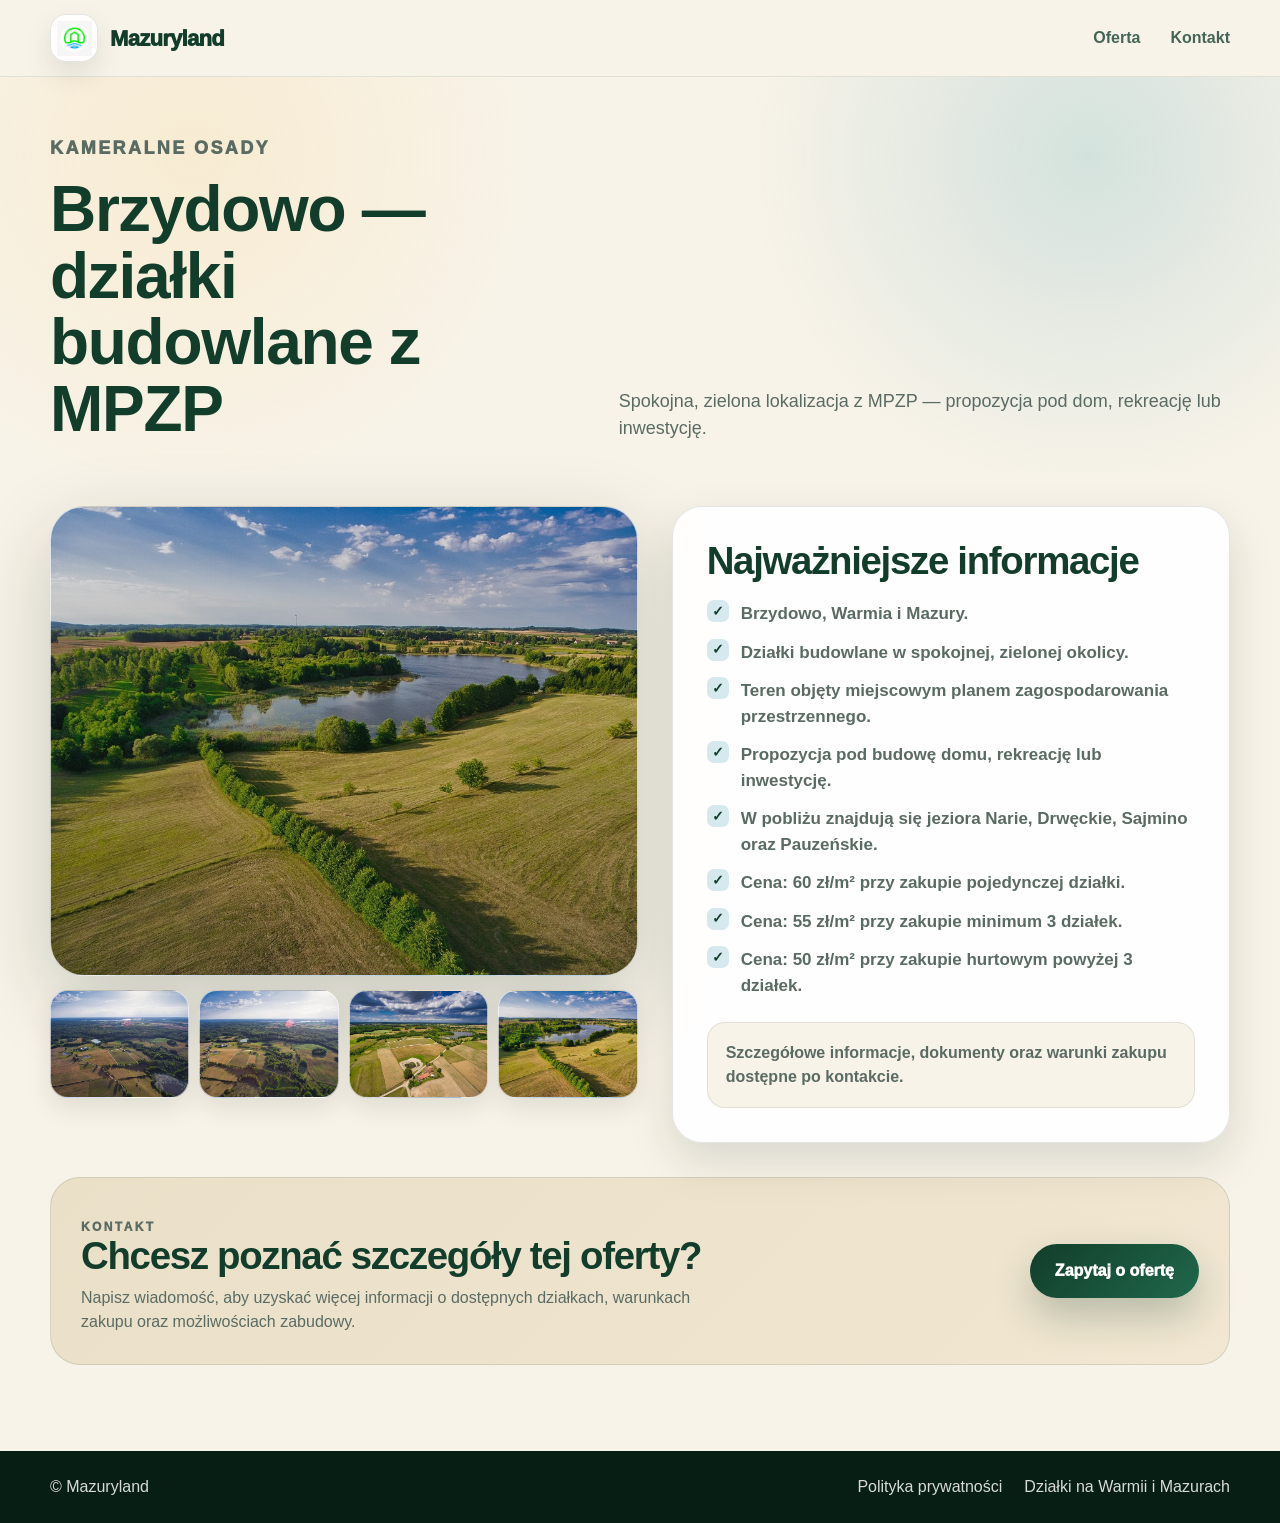
<file: brzydowo-dzialki-budowlane.html>
<!DOCTYPE html>
<html lang="pl">
<head>
  <meta charset="UTF-8" />
  <meta name="viewport" content="width=device-width, initial-scale=1.0" />

  <title>Brzydowo — działki budowlane z MPZP | Mazuryland</title>
  <meta
    name="description"
    content="Brzydowo — działki budowlane z MPZP w spokojnej, zielonej okolicy. Cena od 50 zł/m²."
  />

  <link rel="stylesheet" href="style.css?v=20260801-1" />
  <link rel="icon" href="images/logo.png" type="image/png" />
</head>
<body>

  <header class="header">
    <div class="container header-inner">
      <a href="index.html" class="logo" aria-label="Mazuryland">
        <span class="logo-icon">
          <img src="images/logo.png" alt="Mazuryland" class="logo-img" width="35" height="35" />
        </span>
        <span class="logo-text">Mazuryland</span>
      </a>

      <nav class="nav" aria-label="Menu główne">
        <a href="index.html#oferta">Oferta</a>
        <a href="index.html#kontakt">Kontakt</a>
      </nav>
    </div>
  </header>

  <main class="property-page">

    <section class="property-hero">
      <div class="container property-hero-inner">
        <div>
          <p class="eyebrow">Kameralne osady</p>
          <h1>Brzydowo — działki budowlane z MPZP</h1>
        </div>

        <p>
          Spokojna, zielona lokalizacja z MPZP — propozycja pod dom, rekreację lub inwestycję.
        </p>
      </div>
    </section>

    <section class="property-main">
      <div class="container">

        <div class="property-detail-layout">

          <div>
            <div
              class="property-main-photo"
              style="background-image: linear-gradient(180deg, rgba(20, 40, 29, 0.04), rgba(20, 40, 29, 0.38)), url('images/brzydowo-1.jpg');"
              aria-label="Widok działek budowlanych w Brzydowie"
            ></div>

            <div class="property-thumbs">
              <div class="property-thumb" style="background-image: url('images/brzydowo-2.jpg');"></div>
              <div class="property-thumb" style="background-image: url('images/brzydowo-3.jpg');"></div>
              <div class="property-thumb" style="background-image: url('images/brzydowo-4.jpg');"></div>
              <div class="property-thumb" style="background-image: url('images/brzydowo-1.jpg');"></div>
            </div>
          </div>

          <aside class="property-info-panel">
            <h2>Najważniejsze informacje</h2>

            <ul class="property-points">
              <li>Brzydowo, Warmia i Mazury.</li>
              <li>Działki budowlane w spokojnej, zielonej okolicy.</li>
              <li>Teren objęty miejscowym planem zagospodarowania przestrzennego.</li>
              <li>Propozycja pod budowę domu, rekreację lub inwestycję.</li>
              <li>W pobliżu znajdują się jeziora Narie, Drwęckie, Sajmino oraz Pauzeńskie.</li>
              <li>Cena: 60 zł/m² przy zakupie pojedynczej działki.</li>
              <li>Cena: 55 zł/m² przy zakupie minimum 3 działek.</li>
              <li>Cena: 50 zł/m² przy zakupie hurtowym powyżej 3 działek.</li>
            </ul>

            <div class="property-note">
              Szczegółowe informacje, dokumenty oraz warunki zakupu dostępne po kontakcie.
            </div>
          </aside>

        </div>

        <div class="property-cta">
          <div>
            <p class="eyebrow">Kontakt</p>
            <h2>Chcesz poznać szczegóły tej oferty?</h2>
            <p>
              Napisz wiadomość, aby uzyskać więcej informacji o dostępnych działkach, warunkach zakupu oraz możliwościach zabudowy.
            </p>
          </div>

          <a href="index.html#kontakt" class="btn btn-primary">Zapytaj o ofertę</a>
        </div>

      </div>
    </section>

  </main>

  <footer class="footer">
    <div class="container footer-inner">
      <p>© Mazuryland</p>

      <div class="footer-links">
        <a href="polityka-prywatnosci.html">Polityka prywatności</a>
        <p>Działki na Warmii i Mazurach</p>
      </div>
    </div>
  </footer>

</body>
</html>
</file>
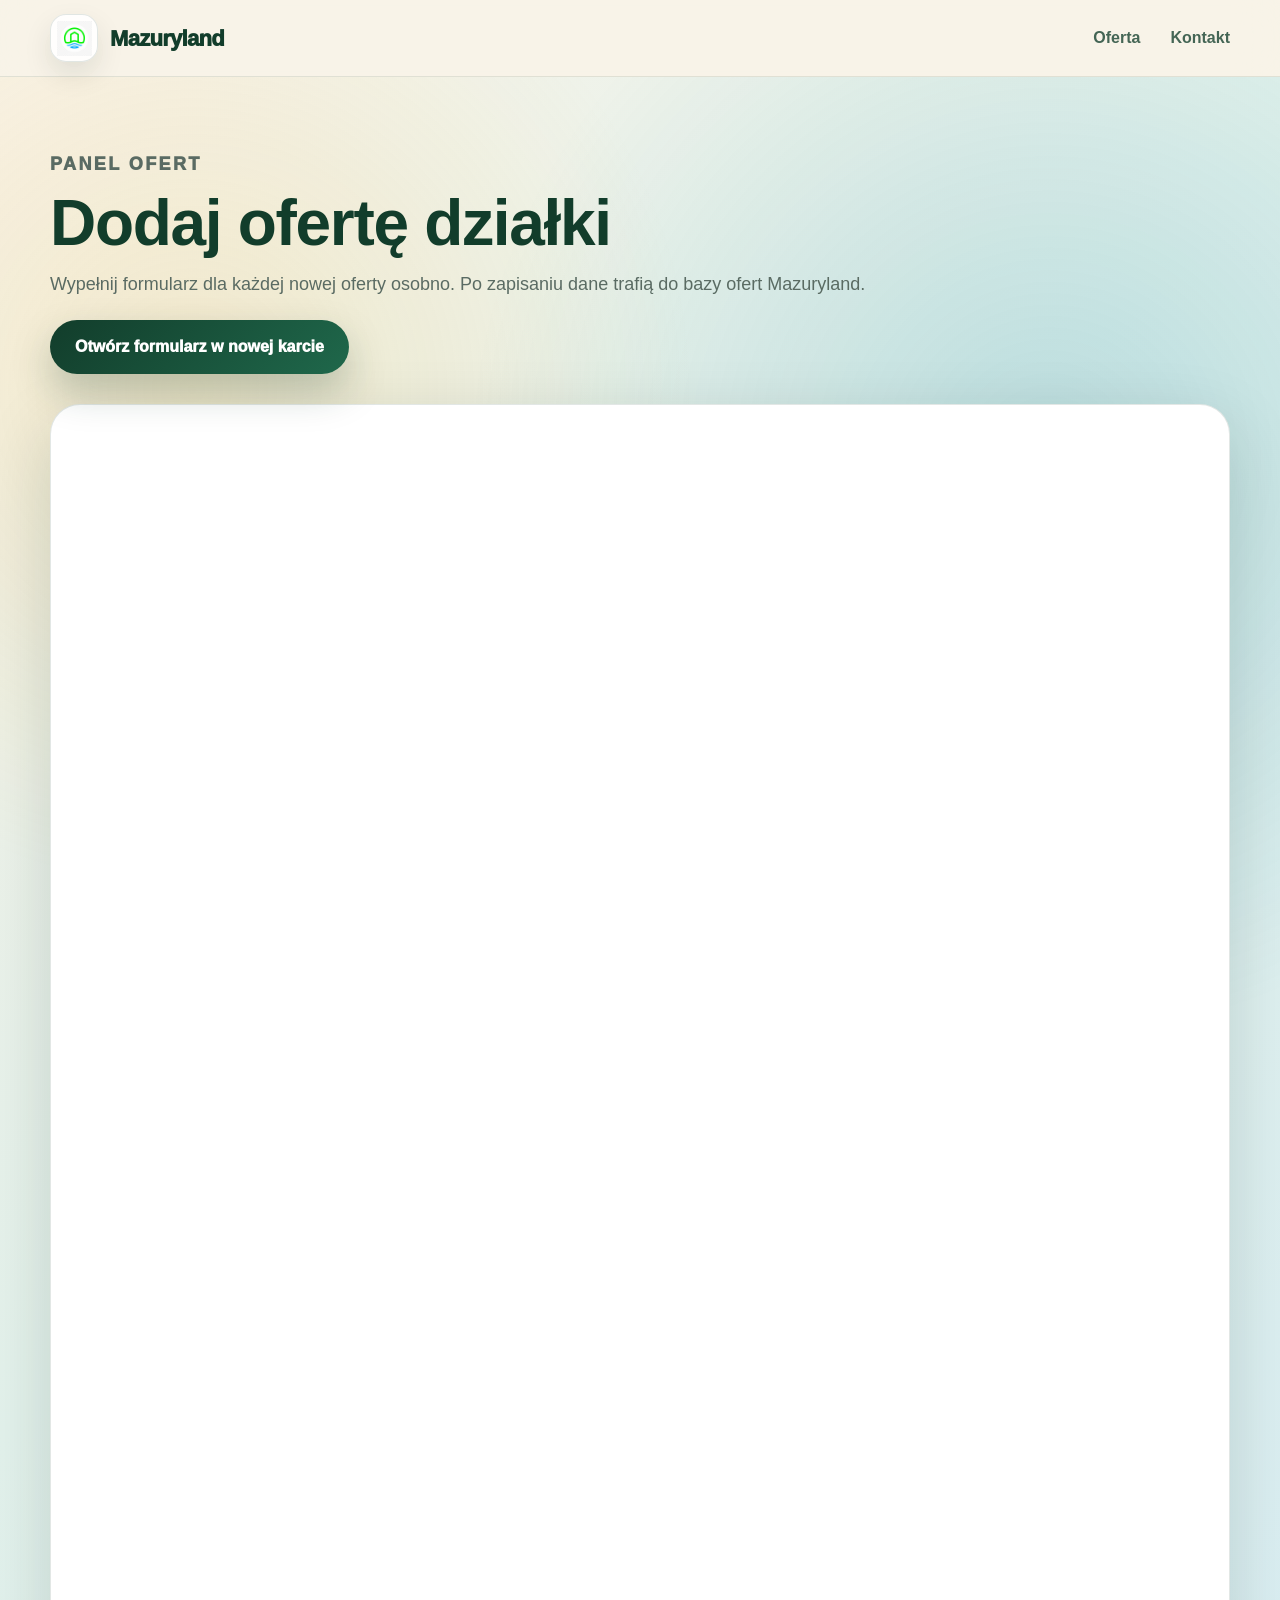
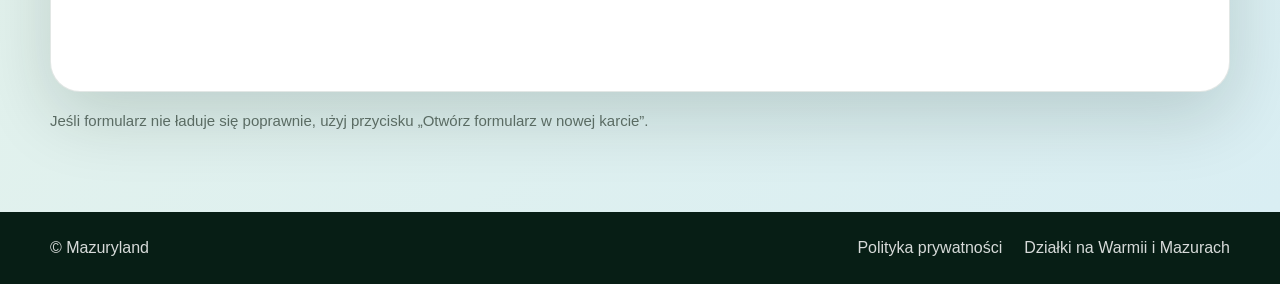
<file: dodaj-oferte.html>
<!DOCTYPE html>
<html lang="pl">
<head>
  <meta charset="UTF-8" />
  <meta name="viewport" content="width=device-width, initial-scale=1.0" />

  <title>Dodaj ofertę — Mazuryland</title>
  <meta name="description" content="Panel dodawania ofert Mazuryland." />

  <link rel="stylesheet" href="style.css?v=20260801-1" />
  <link rel="icon" href="images/logo.png" type="image/png" />

  <style>
    .form-panel-page {
      min-height: calc(100vh - 76px);
      padding: 60px 0 80px;
      background:
        radial-gradient(circle at 15% 18%, rgba(242, 195, 95, 0.22), transparent 28%),
        radial-gradient(circle at 82% 22%, rgba(22, 136, 166, 0.20), transparent 34%),
        linear-gradient(135deg, #f8f3e8 0%, #e3f2ec 45%, #d9eef3 100%);
    }

    .form-panel-header {
      margin-bottom: 30px;
      max-width: 820px;
    }

    .form-panel-header h1 {
      margin-top: 12px;
      font-size: clamp(38px, 5vw, 64px);
      color: #123d2b;
    }

    .form-panel-header p {
      margin-top: 14px;
      color: #5a6b63;
      font-size: 18px;
    }

    .form-actions {
      margin: 22px 0 28px;
      display: flex;
      flex-wrap: wrap;
      gap: 12px;
      align-items: center;
    }

    .form-frame-box {
      background: #ffffff;
      border-radius: 30px;
      padding: 18px;
      box-shadow: 0 24px 70px rgba(7, 30, 21, 0.16);
      border: 1px solid rgba(18, 61, 43, 0.12);
      overflow: hidden;
    }

    .form-frame-box iframe {
      width: 100%;
      min-height: 1250px;
      border: none;
      display: block;
    }

    .form-panel-note {
      margin-top: 18px;
      color: #5a6b63;
      font-size: 15px;
    }

    @media (max-width: 700px) {
      .form-panel-page {
        padding: 36px 0 56px;
      }

      .form-frame-box {
        padding: 8px;
        border-radius: 20px;
      }

      .form-frame-box iframe {
        min-height: 1350px;
      }
    }
  </style>
</head>
<body>

  <header class="header">
    <div class="container header-inner">
      <a href="index.html" class="logo" aria-label="Mazuryland">
        <span class="logo-icon">
          <img src="images/logo.png" alt="Mazuryland" class="logo-img" width="35" height="35" />
        </span>
        <span class="logo-text">Mazuryland</span>
      </a>

      <nav class="nav" aria-label="Menu główne">
        <a href="index.html#oferta">Oferta</a>
        <a href="index.html#kontakt">Kontakt</a>
      </nav>
    </div>
  </header>

  <main class="form-panel-page">
    <div class="container">
      <div class="form-panel-header">
        <p class="eyebrow">Panel ofert</p>
        <h1>Dodaj ofertę działki</h1>
        <p>
          Wypełnij formularz dla każdej nowej oferty osobno. Po zapisaniu dane trafią do bazy ofert Mazuryland.
        </p>

        <div class="form-actions">
          <a
            href="https://docs.google.com/forms/d/e/1FAIpQLSepdZWTkOCovWh3KzapgznaAJkyhWO2DkRZ62L_rhtbcNHQow/viewform"
            target="_blank"
            rel="noopener noreferrer"
            class="btn btn-primary"
          >
            Otwórz formularz w nowej karcie
          </a>
        </div>
      </div>

      <div class="form-frame-box">
        <iframe
          src="https://docs.google.com/forms/d/e/1FAIpQLSepdZWTkOCovWh3KzapgznaAJkyhWO2DkRZ62L_rhtbcNHQow/viewform?embedded=true"
          title="Formularz dodawania oferty Mazuryland"
          loading="lazy"
        >
          Ładowanie formularza…
        </iframe>
      </div>

      <p class="form-panel-note">
        Jeśli formularz nie ładuje się poprawnie, użyj przycisku „Otwórz formularz w nowej karcie”.
      </p>
    </div>
  </main>

  <footer class="footer">
    <div class="container footer-inner">
      <p>© Mazuryland</p>

      <div class="footer-links">
        <a href="polityka-prywatnosci.html">Polityka prywatności</a>
        <p>Działki na Warmii i Mazurach</p>
      </div>
    </div>
  </footer>

</body>
</html>
</file>
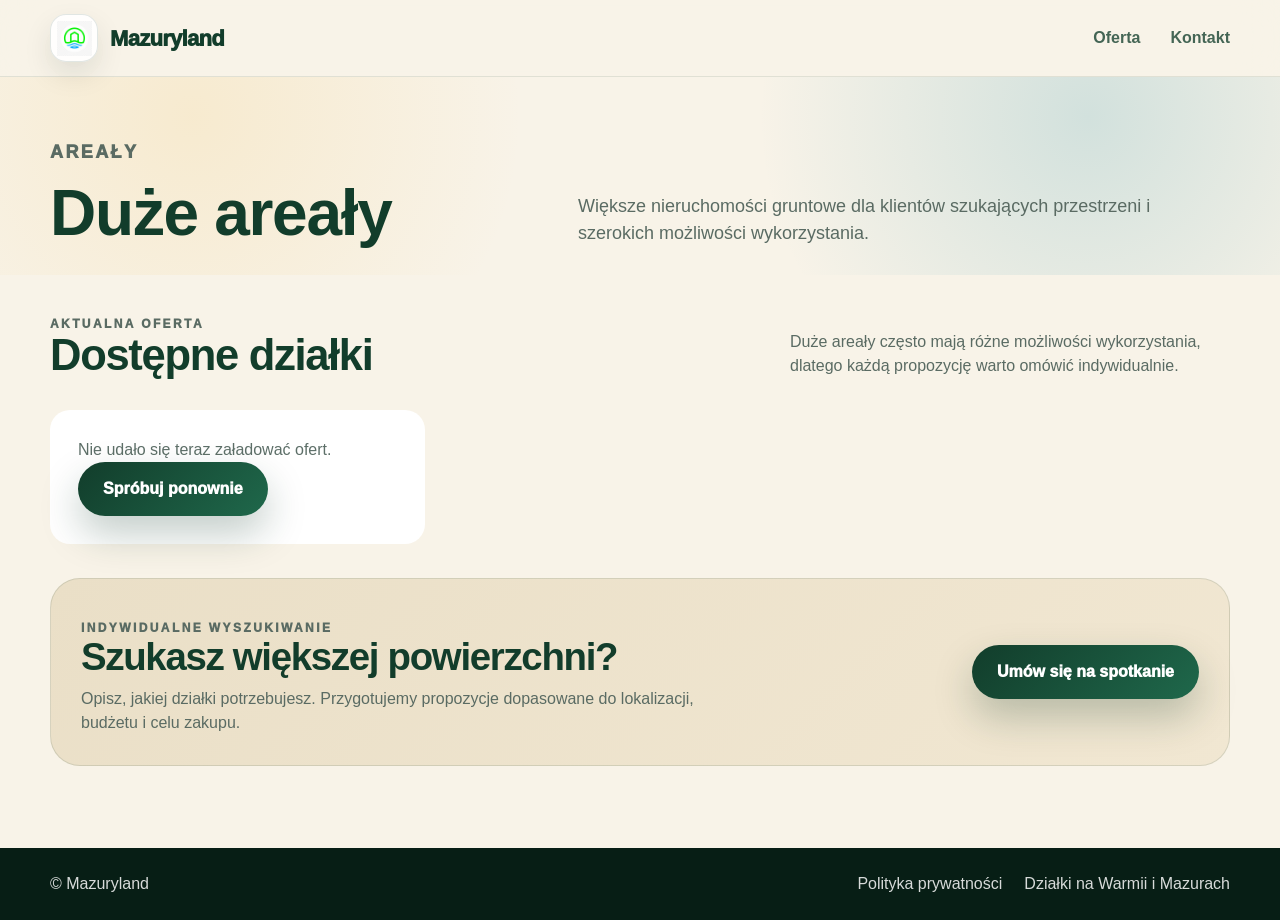
<file: duze-arealy.html>
<!DOCTYPE html>
<html lang="pl">
<head>
  <meta charset="UTF-8" />
  <meta name="viewport" content="width=device-width, initial-scale=1.0" />

  <title>Duże areały — Mazuryland</title>
  <meta
    name="description"
    content="Duże areały na Warmii i Mazurach — oferta Mazuryland."
  />

  <link rel="stylesheet" href="style.css?v=20260801-1" />
  <link rel="icon" href="images/logo.png" type="image/png" />
</head>
<body>

  <header class="header">
    <div class="container header-inner">
      <a href="index.html" class="logo" aria-label="Mazuryland">
        <span class="logo-icon">
          <img src="images/logo.png" alt="Mazuryland" class="logo-img" width="35" height="35" />
        </span>
        <span class="logo-text">Mazuryland</span>
      </a>

      <nav class="nav" aria-label="Menu główne">
        <a href="index.html#oferta">Oferta</a>
        <a href="index.html#kontakt">Kontakt</a>
      </nav>
    </div>
  </header>

  <main class="category-page">

    <section class="category-hero">
      <div class="container category-hero-inner">
        <div>
          <p class="eyebrow">Areały</p>
          <h1>Duże areały</h1>
        </div>

        <p>
          Większe nieruchomości gruntowe dla klientów szukających przestrzeni i szerokich możliwości wykorzystania.
        </p>
      </div>
    </section>

    <section class="category-section">
      <div class="container">

        <div class="category-top">
          <div>
            <p class="eyebrow">Aktualna oferta</p>
            <h2>Dostępne działki</h2>
          </div>

          <p>
            Duże areały często mają różne możliwości wykorzystania, dlatego każdą propozycję warto omówić indywidualnie.
          </p>
        </div>

        <div id="offers-list" data-category="Duże areały"></div>

        <div class="category-cta">
          <div>
            <p class="eyebrow">Indywidualne wyszukiwanie</p>
            <h2>Szukasz większej powierzchni?</h2>
            <p>
              Opisz, jakiej działki potrzebujesz. Przygotujemy propozycje dopasowane do lokalizacji, budżetu i celu zakupu.
            </p>
          </div>

          <a href="index.html#kontakt" class="btn btn-primary">Umów się na spotkanie</a>
        </div>

      </div>
    </section>

  </main>

  <footer class="footer">
    <div class="container footer-inner">
      <p>© Mazuryland</p>

      <div class="footer-links">
        <a href="polityka-prywatnosci.html">Polityka prywatności</a>
        <p>Działki na Warmii i Mazurach</p>
      </div>
    </div>
  </footer>

  <script src="offers.js?v=20260801-1"></script>
</body>
</html>
</file>
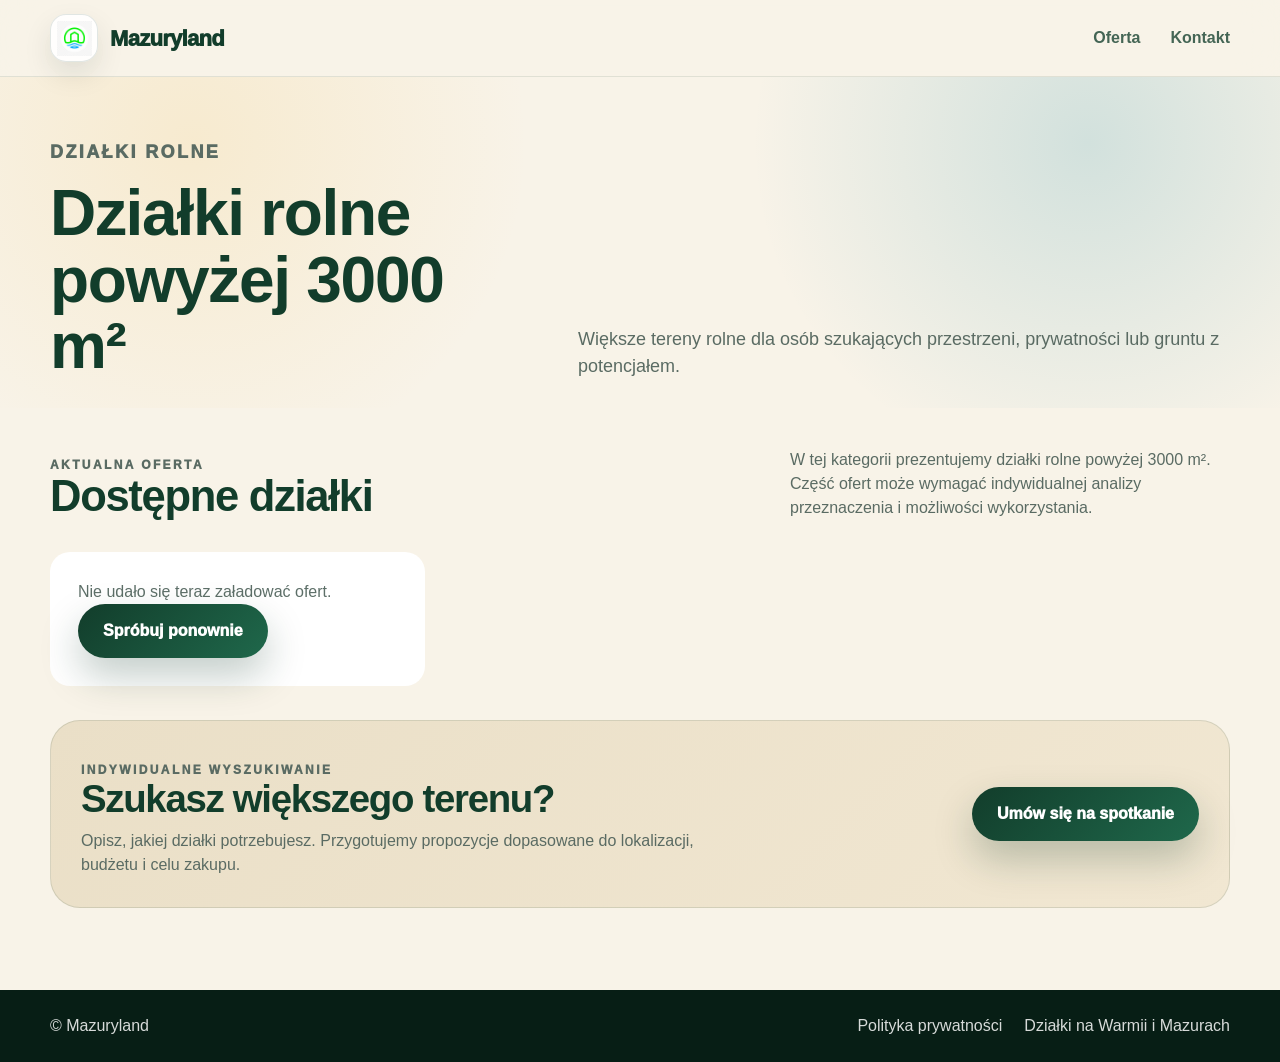
<file: dzialki-rolne.html>
<!DOCTYPE html>
<html lang="pl">
<head>
  <meta charset="UTF-8" />
  <meta name="viewport" content="width=device-width, initial-scale=1.0" />

  <title>Działki rolne powyżej 3000 m² — Mazuryland</title>
  <meta
    name="description"
    content="Działki rolne powyżej 3000 m² na Warmii i Mazurach — oferta Mazuryland."
  />

  <link rel="stylesheet" href="style.css?v=20260801-1" />
  <link rel="icon" href="images/logo.png" type="image/png" />
</head>
<body>

  <header class="header">
    <div class="container header-inner">
      <a href="index.html" class="logo" aria-label="Mazuryland">
        <span class="logo-icon">
          <img src="images/logo.png" alt="Mazuryland" class="logo-img" width="35" height="35" />
        </span>
        <span class="logo-text">Mazuryland</span>
      </a>

      <nav class="nav" aria-label="Menu główne">
        <a href="index.html#oferta">Oferta</a>
        <a href="index.html#kontakt">Kontakt</a>
      </nav>
    </div>
  </header>

  <main class="category-page">

    <section class="category-hero">
      <div class="container category-hero-inner">
        <div>
          <p class="eyebrow">Działki rolne</p>
          <h1>Działki rolne powyżej 3000 m²</h1>
        </div>

        <p>
          Większe tereny rolne dla osób szukających przestrzeni, prywatności lub gruntu z potencjałem.
        </p>
      </div>
    </section>

    <section class="category-section">
      <div class="container">

        <div class="category-top">
          <div>
            <p class="eyebrow">Aktualna oferta</p>
            <h2>Dostępne działki</h2>
          </div>

          <p>
            W tej kategorii prezentujemy działki rolne powyżej 3000 m². Część ofert może wymagać indywidualnej analizy przeznaczenia i możliwości wykorzystania.
          </p>
        </div>

        <div id="offers-list" data-category="Działki rolne powyżej 3000 m²"></div>

        <div class="category-cta">
          <div>
            <p class="eyebrow">Indywidualne wyszukiwanie</p>
            <h2>Szukasz większego terenu?</h2>
            <p>
              Opisz, jakiej działki potrzebujesz. Przygotujemy propozycje dopasowane do lokalizacji, budżetu i celu zakupu.
            </p>
          </div>

          <a href="index.html#kontakt" class="btn btn-primary">Umów się na spotkanie</a>
        </div>

      </div>
    </section>

  </main>

  <footer class="footer">
    <div class="container footer-inner">
      <p>© Mazuryland</p>

      <div class="footer-links">
        <a href="polityka-prywatnosci.html">Polityka prywatności</a>
        <p>Działki na Warmii i Mazurach</p>
      </div>
    </div>
  </footer>

  <script src="offers.js?v=20260801-1"></script>
</body>
</html>
</file>
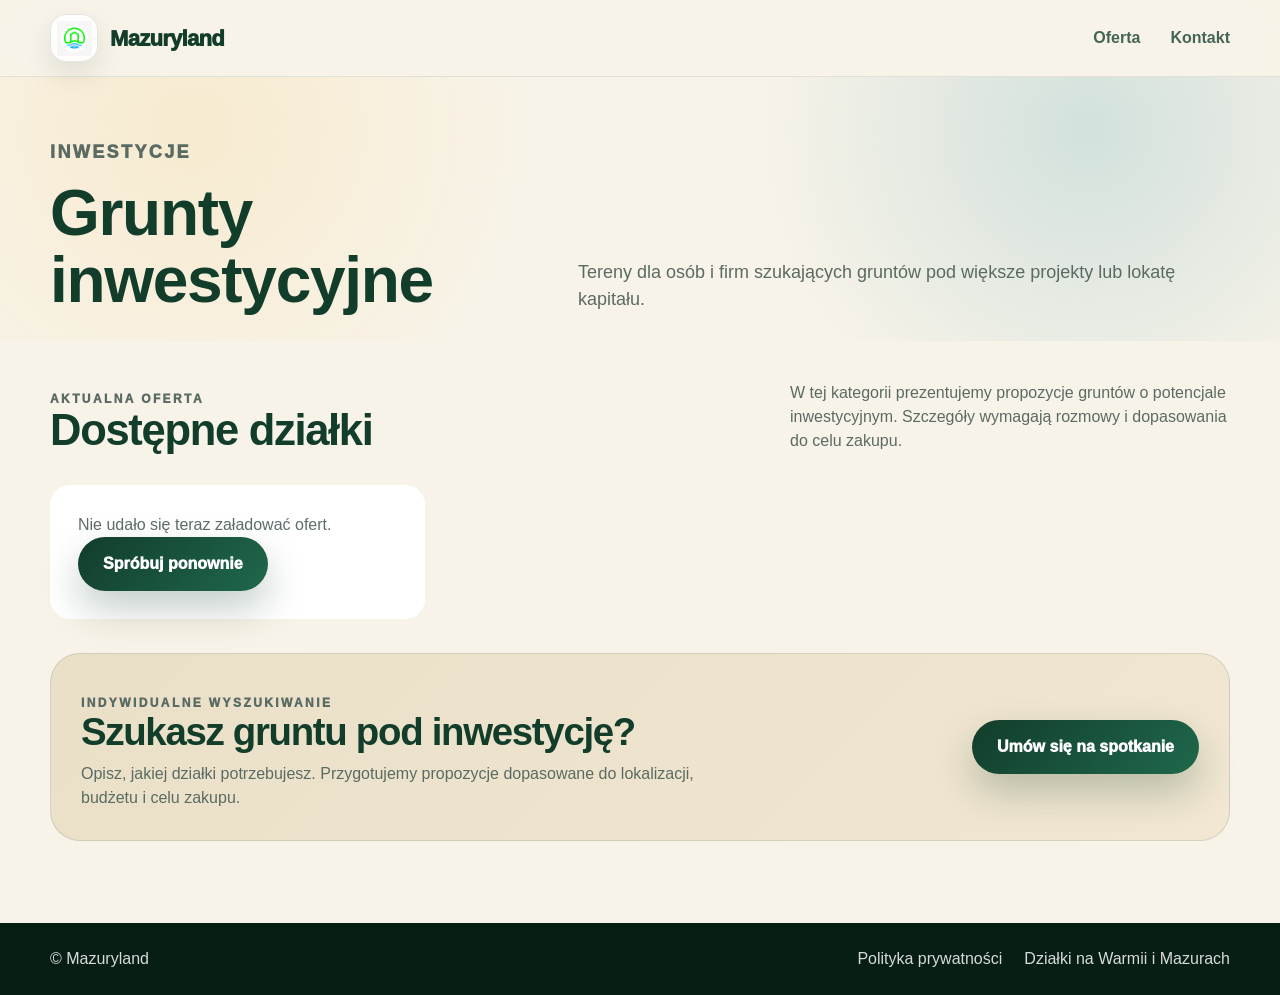
<file: grunty-inwestycyjne.html>
<!DOCTYPE html>
<html lang="pl">
<head>
  <meta charset="UTF-8" />
  <meta name="viewport" content="width=device-width, initial-scale=1.0" />

  <title>Grunty inwestycyjne — Mazuryland</title>
  <meta
    name="description"
    content="Grunty inwestycyjne na Warmii i Mazurach — oferta Mazuryland."
  />

  <link rel="stylesheet" href="style.css?v=20260801-1" />
  <link rel="icon" href="images/logo.png" type="image/png" />
</head>
<body>

  <header class="header">
    <div class="container header-inner">
      <a href="index.html" class="logo" aria-label="Mazuryland">
        <span class="logo-icon">
          <img src="images/logo.png" alt="Mazuryland" class="logo-img" width="35" height="35" />
        </span>
        <span class="logo-text">Mazuryland</span>
      </a>

      <nav class="nav" aria-label="Menu główne">
        <a href="index.html#oferta">Oferta</a>
        <a href="index.html#kontakt">Kontakt</a>
      </nav>
    </div>
  </header>

  <main class="category-page">

    <section class="category-hero">
      <div class="container category-hero-inner">
        <div>
          <p class="eyebrow">Inwestycje</p>
          <h1>Grunty inwestycyjne</h1>
        </div>

        <p>
          Tereny dla osób i firm szukających gruntów pod większe projekty lub lokatę kapitału.
        </p>
      </div>
    </section>

    <section class="category-section">
      <div class="container">

        <div class="category-top">
          <div>
            <p class="eyebrow">Aktualna oferta</p>
            <h2>Dostępne działki</h2>
          </div>

          <p>
            W tej kategorii prezentujemy propozycje gruntów o potencjale inwestycyjnym. Szczegóły wymagają rozmowy i dopasowania do celu zakupu.
          </p>
        </div>

        <div id="offers-list" data-category="Grunty inwestycyjne"></div>

        <div class="category-cta">
          <div>
            <p class="eyebrow">Indywidualne wyszukiwanie</p>
            <h2>Szukasz gruntu pod inwestycję?</h2>
            <p>
              Opisz, jakiej działki potrzebujesz. Przygotujemy propozycje dopasowane do lokalizacji, budżetu i celu zakupu.
            </p>
          </div>

          <a href="index.html#kontakt" class="btn btn-primary">Umów się na spotkanie</a>
        </div>

      </div>
    </section>

  </main>

  <footer class="footer">
    <div class="container footer-inner">
      <p>© Mazuryland</p>

      <div class="footer-links">
        <a href="polityka-prywatnosci.html">Polityka prywatności</a>
        <p>Działki na Warmii i Mazurach</p>
      </div>
    </div>
  </footer>

  <script src="offers.js?v=20260801-1"></script>
</body>
</html>
</file>
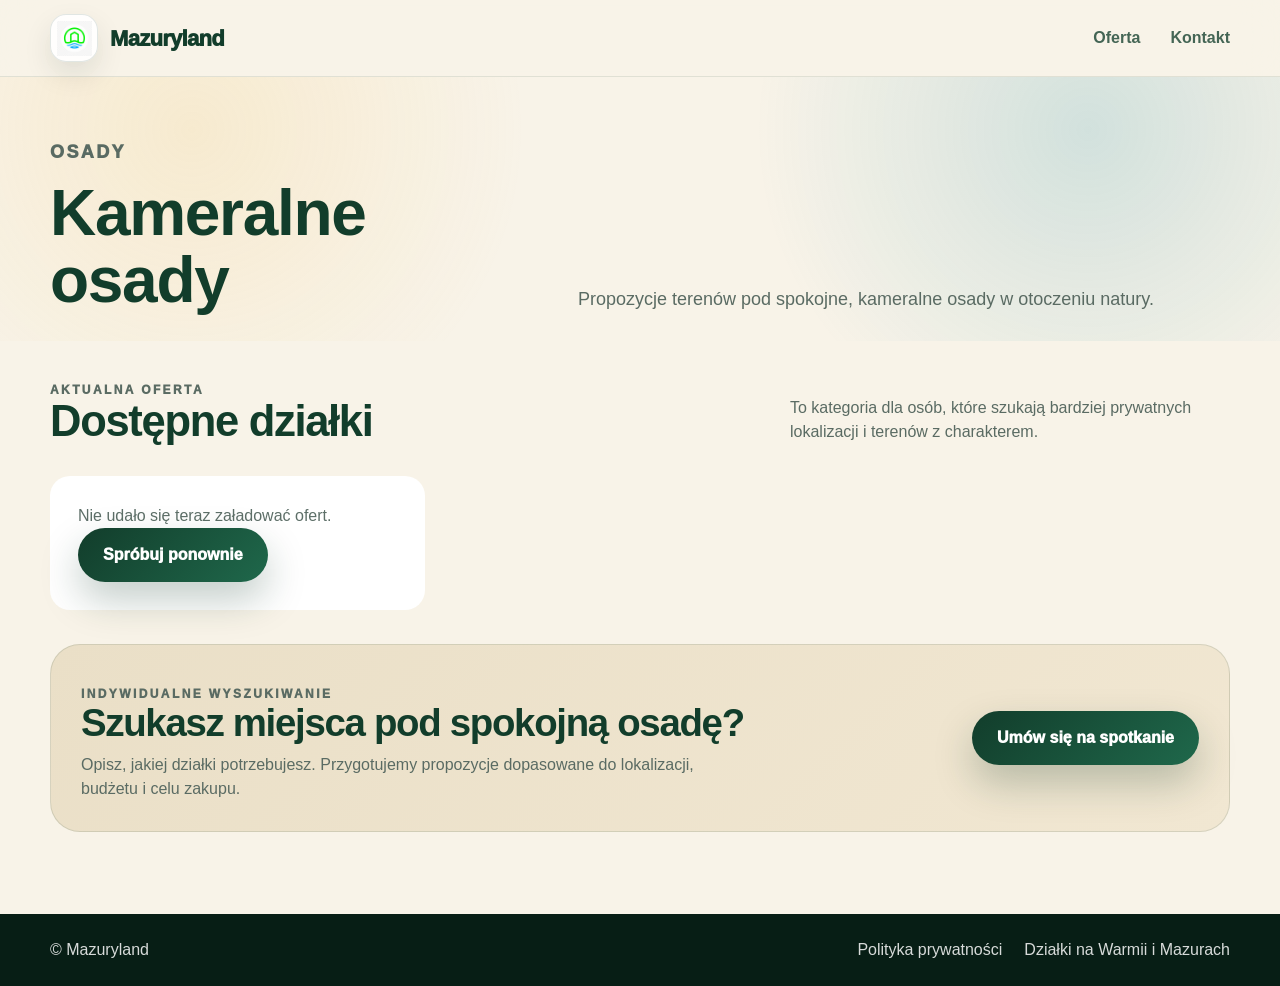
<file: kameralne-osady.html>
<!DOCTYPE html>
<html lang="pl">
<head>
  <meta charset="UTF-8" />
  <meta name="viewport" content="width=device-width, initial-scale=1.0" />

  <title>Kameralne osady — Mazuryland</title>
  <meta
    name="description"
    content="Kameralne osady na Warmii i Mazurach — oferta Mazuryland."
  />

  <link rel="stylesheet" href="style.css?v=20260801-1" />
  <link rel="icon" href="images/logo.png" type="image/png" />
</head>
<body>

  <header class="header">
    <div class="container header-inner">
      <a href="index.html" class="logo" aria-label="Mazuryland">
        <span class="logo-icon">
          <img src="images/logo.png" alt="Mazuryland" class="logo-img" width="35" height="35" />
        </span>
        <span class="logo-text">Mazuryland</span>
      </a>

      <nav class="nav" aria-label="Menu główne">
        <a href="index.html#oferta">Oferta</a>
        <a href="index.html#kontakt">Kontakt</a>
      </nav>
    </div>
  </header>

  <main class="category-page">

    <section class="category-hero">
      <div class="container category-hero-inner">
        <div>
          <p class="eyebrow">Osady</p>
          <h1>Kameralne osady</h1>
        </div>

        <p>
          Propozycje terenów pod spokojne, kameralne osady w otoczeniu natury.
        </p>
      </div>
    </section>

    <section class="category-section">
      <div class="container">

        <div class="category-top">
          <div>
            <p class="eyebrow">Aktualna oferta</p>
            <h2>Dostępne działki</h2>
          </div>

          <p>
            To kategoria dla osób, które szukają bardziej prywatnych lokalizacji i terenów z charakterem.
          </p>
        </div>

        <div id="offers-list" data-category="Kameralne osady"></div>

        <div class="category-cta">
          <div>
            <p class="eyebrow">Indywidualne wyszukiwanie</p>
            <h2>Szukasz miejsca pod spokojną osadę?</h2>
            <p>
              Opisz, jakiej działki potrzebujesz. Przygotujemy propozycje dopasowane do lokalizacji,
              budżetu i celu zakupu.
            </p>
          </div>

          <a href="index.html#kontakt" class="btn btn-primary">Umów się na spotkanie</a>
        </div>

      </div>
    </section>

  </main>

  <footer class="footer">
    <div class="container footer-inner">
      <p>© Mazuryland</p>

      <div class="footer-links">
        <a href="polityka-prywatnosci.html">Polityka prywatności</a>
        <p>Działki na Warmii i Mazurach</p>
      </div>
    </div>
  </footer>

  <script src="offers.js?v=20260801-1"></script>
</body>
</html>
</file>
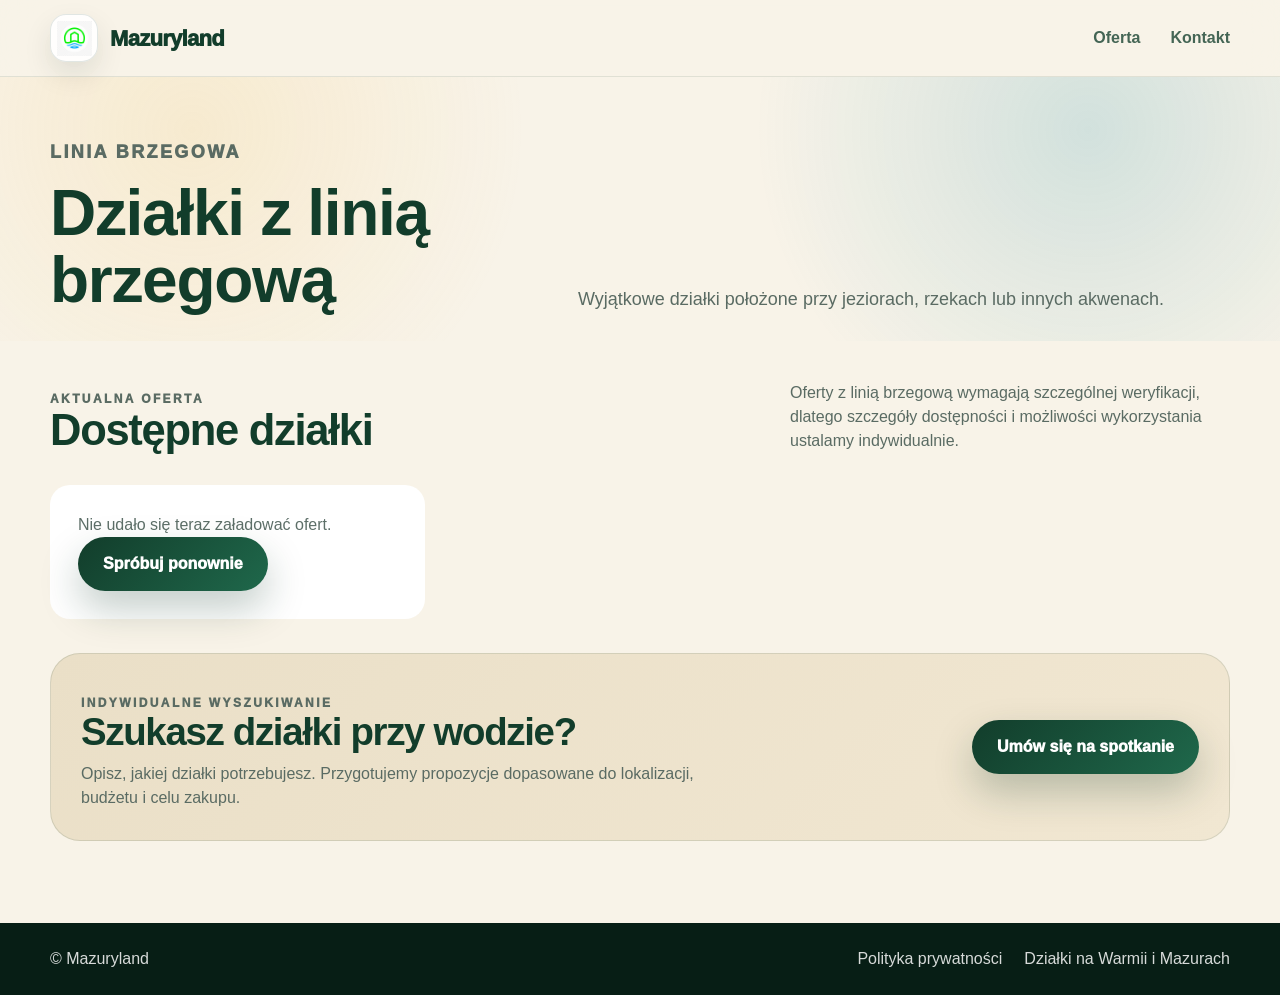
<file: linia-brzegowa.html>
<!DOCTYPE html>
<html lang="pl">
<head>
  <meta charset="UTF-8" />
  <meta name="viewport" content="width=device-width, initial-scale=1.0" />

  <title>Działki z linią brzegową — Mazuryland</title>
  <meta
    name="description"
    content="Działki z linią brzegową na Warmii i Mazurach — oferta Mazuryland."
  />

  <link rel="stylesheet" href="style.css?v=20260801-1" />
  <link rel="icon" href="images/logo.png" type="image/png" />
</head>
<body>

  <header class="header">
    <div class="container header-inner">
      <a href="index.html" class="logo" aria-label="Mazuryland">
        <span class="logo-icon">
          <img src="images/logo.png" alt="Mazuryland" class="logo-img" width="35" height="35" />
        </span>
        <span class="logo-text">Mazuryland</span>
      </a>

      <nav class="nav" aria-label="Menu główne">
        <a href="index.html#oferta">Oferta</a>
        <a href="index.html#kontakt">Kontakt</a>
      </nav>
    </div>
  </header>

  <main class="category-page">

    <section class="category-hero">
      <div class="container category-hero-inner">
        <div>
          <p class="eyebrow">Linia brzegowa</p>
          <h1>Działki z linią brzegową</h1>
        </div>

        <p>
          Wyjątkowe działki położone przy jeziorach, rzekach lub innych akwenach.
        </p>
      </div>
    </section>

    <section class="category-section">
      <div class="container">

        <div class="category-top">
          <div>
            <p class="eyebrow">Aktualna oferta</p>
            <h2>Dostępne działki</h2>
          </div>

          <p>
            Oferty z linią brzegową wymagają szczególnej weryfikacji, dlatego szczegóły dostępności i możliwości wykorzystania ustalamy indywidualnie.
          </p>
        </div>

        <div id="offers-list" data-category="Działki z linią brzegową"></div>

        <div class="category-cta">
          <div>
            <p class="eyebrow">Indywidualne wyszukiwanie</p>
            <h2>Szukasz działki przy wodzie?</h2>
            <p>
              Opisz, jakiej działki potrzebujesz. Przygotujemy propozycje dopasowane do lokalizacji, budżetu i celu zakupu.
            </p>
          </div>

          <a href="index.html#kontakt" class="btn btn-primary">Umów się na spotkanie</a>
        </div>

      </div>
    </section>

  </main>

  <footer class="footer">
    <div class="container footer-inner">
      <p>© Mazuryland</p>

      <div class="footer-links">
        <a href="polityka-prywatnosci.html">Polityka prywatności</a>
        <p>Działki na Warmii i Mazurach</p>
      </div>
    </div>
  </footer>

  <script src="offers.js?v=20260801-1"></script>
</body>
</html>
</file>
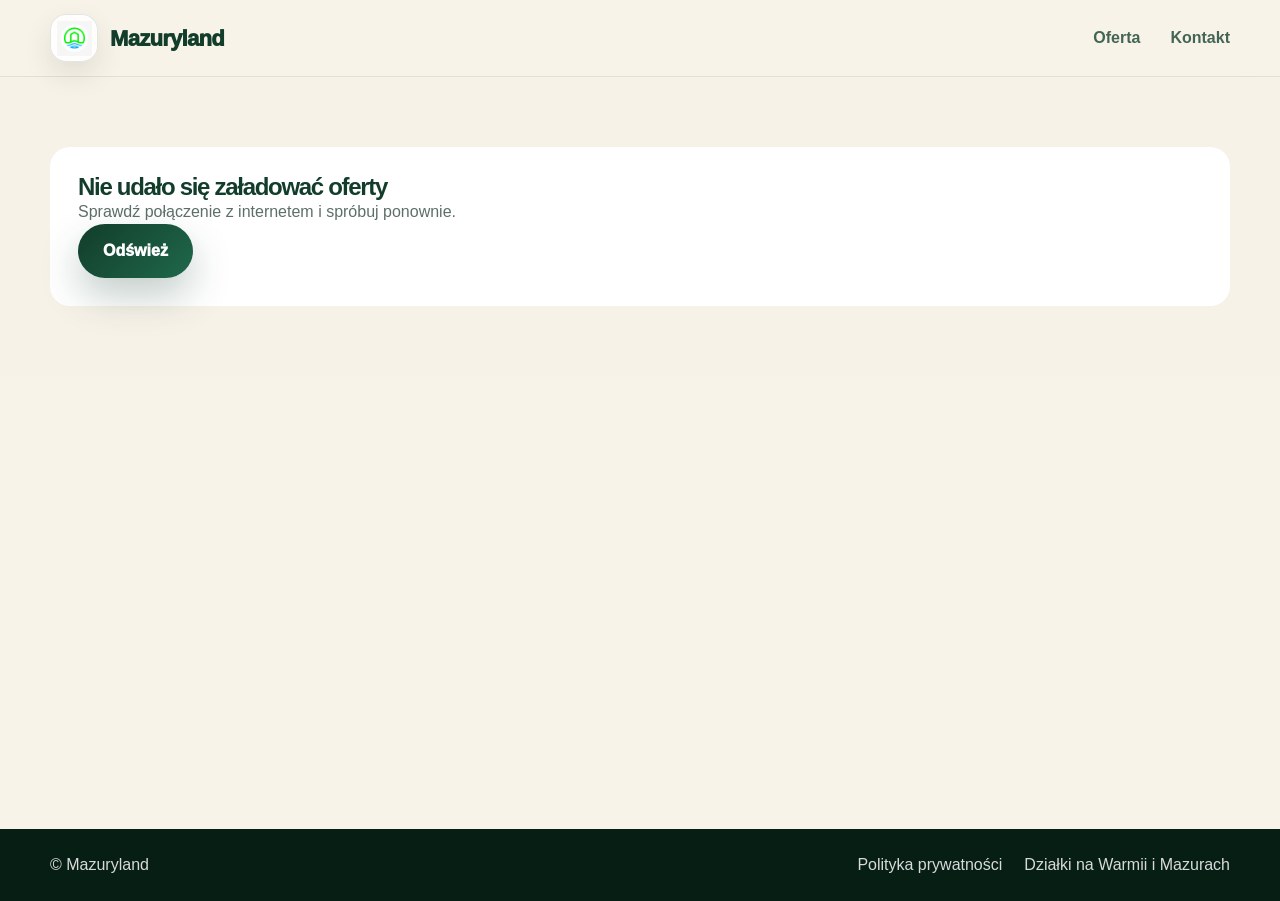
<file: oferta.html>
<!DOCTYPE html>
<html lang="pl">
<head>
  <meta charset="UTF-8" />
  <meta name="viewport" content="width=device-width, initial-scale=1.0" />

  <title>Oferta — Mazuryland</title>
  <meta
    name="description"
    content="Szczegóły oferty działki — Mazuryland."
  />

  <link rel="stylesheet" href="style.css?v=20260801-1" />
  <link rel="icon" href="images/logo.png" type="image/png" />
  <style>
  /* ===== WYMUSZONY UKŁAD SZCZEGÓŁÓW OFERTY ===== */

  #offer-detail {
    width: 100% !important;
    overflow-x: hidden !important;
  }

  #offer-detail .offer-detail-section {
    width: 100% !important;
    padding: 70px 0 !important;
    overflow: hidden !important;
  }

  #offer-detail .offer-detail-grid {
    width: calc(100% - 40px) !important;
    max-width: 1280px !important;
    margin: 0 auto !important;

    display: grid !important;
    grid-template-columns: minmax(0, 1.35fr) minmax(320px, 0.65fr) !important;
    gap: 40px !important;
    align-items: start !important;
  }

  #offer-detail .offer-gallery {
    width: 100% !important;
    max-width: 100% !important;
    min-width: 0 !important;
    grid-column: auto !important;
    overflow: hidden !important;
  }

  #offer-detail .offer-detail-photo {
    width: 100% !important;
    max-width: 100% !important;
    min-width: 0 !important;
    height: auto !important;
    aspect-ratio: 16 / 10 !important;
    border-radius: 28px !important;
    overflow: hidden !important;
    background: #e7eee9 !important;
  }

  #offer-detail .offer-detail-photo img {
    display: block !important;
    width: 100% !important;
    max-width: 100% !important;
    height: 100% !important;
    object-fit: cover !important;
  }

  #offer-detail .offer-detail-panel {
    width: 100% !important;
    max-width: 100% !important;
    min-width: 0 !important;
    grid-column: auto !important;
  }

  #offer-detail .offer-gallery-thumbs {
    width: 100% !important;
    max-width: 100% !important;
    display: grid !important;
    grid-template-columns: repeat(5, minmax(0, 1fr)) !important;
    gap: 10px !important;
    margin-top: 12px !important;
  }

  #offer-detail .offer-gallery-thumb {
    display: block !important;
    width: 100% !important;
    min-width: 0 !important;
    height: 90px !important;
    padding: 0 !important;
    border: 0 !important;
    border-radius: 14px !important;
    overflow: hidden !important;
    cursor: pointer !important;
  }

  #offer-detail .offer-gallery-thumb img {
    width: 100% !important;
    height: 100% !important;
    object-fit: cover !important;
  }

  @media (max-width: 900px) {
    #offer-detail .offer-detail-grid {
      grid-template-columns: 1fr !important;
    }

    #offer-detail .offer-gallery-thumbs {
      grid-template-columns: repeat(3, 1fr) !important;
    }
  }
</style>
</head>
<body>

  <header class="header">
    <div class="container header-inner">
      <a href="index.html" class="logo" aria-label="Mazuryland">
        <span class="logo-icon">
          <img src="images/logo.png" alt="Mazuryland" class="logo-img" width="35" height="35" />
        </span>
        <span class="logo-text">Mazuryland</span>
      </a>

      <nav class="nav" aria-label="Menu główne">
        <a href="index.html#oferta">Oferta</a>
        <a href="index.html#kontakt">Kontakt</a>
      </nav>
    </div>
  </header>

  <main id="offer-detail"></main>

  <footer class="footer">
    <div class="container footer-inner">
      <p>© Mazuryland</p>

      <div class="footer-links">
        <a href="polityka-prywatnosci.html">Polityka prywatności</a>
        <p>Działki na Warmii i Mazurach</p>
      </div>
    </div>
  </footer>

  <script src="offers.js?v=20260801-1"></script>
</body>
</html>
</file>
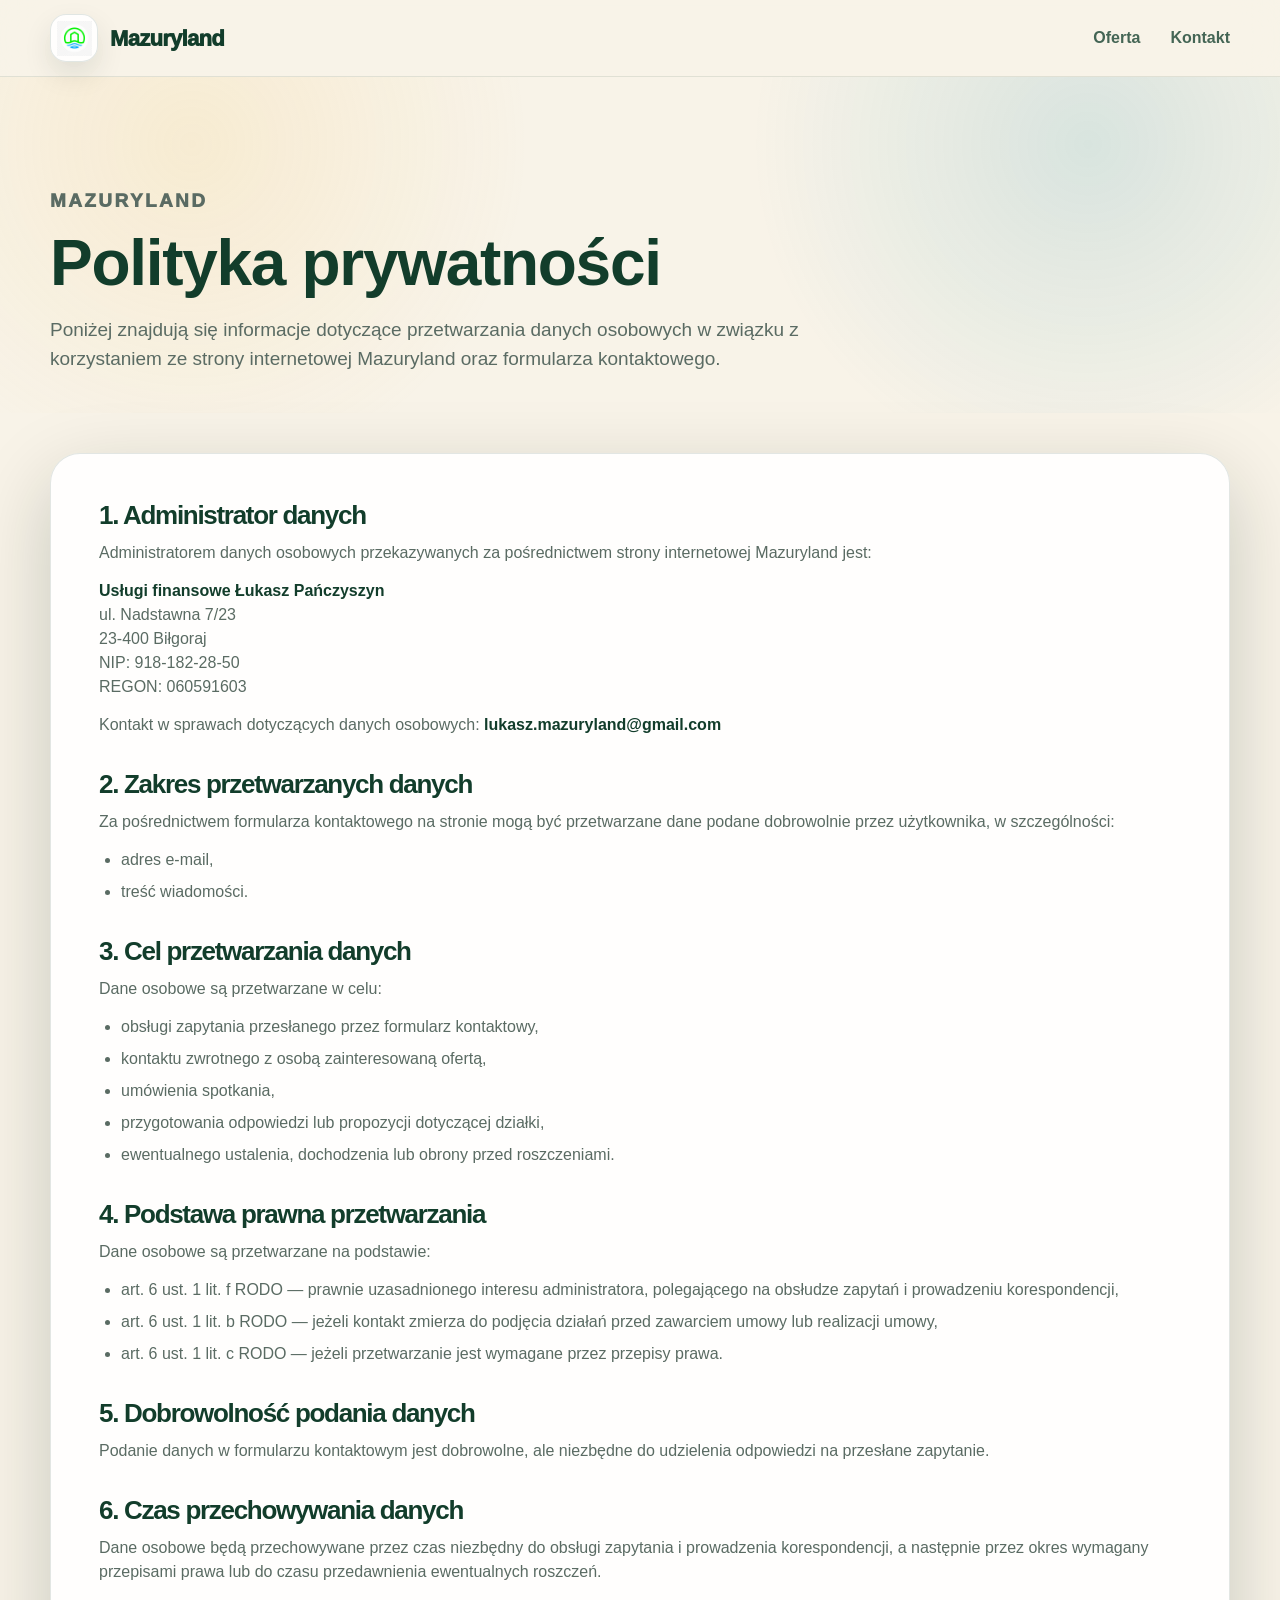
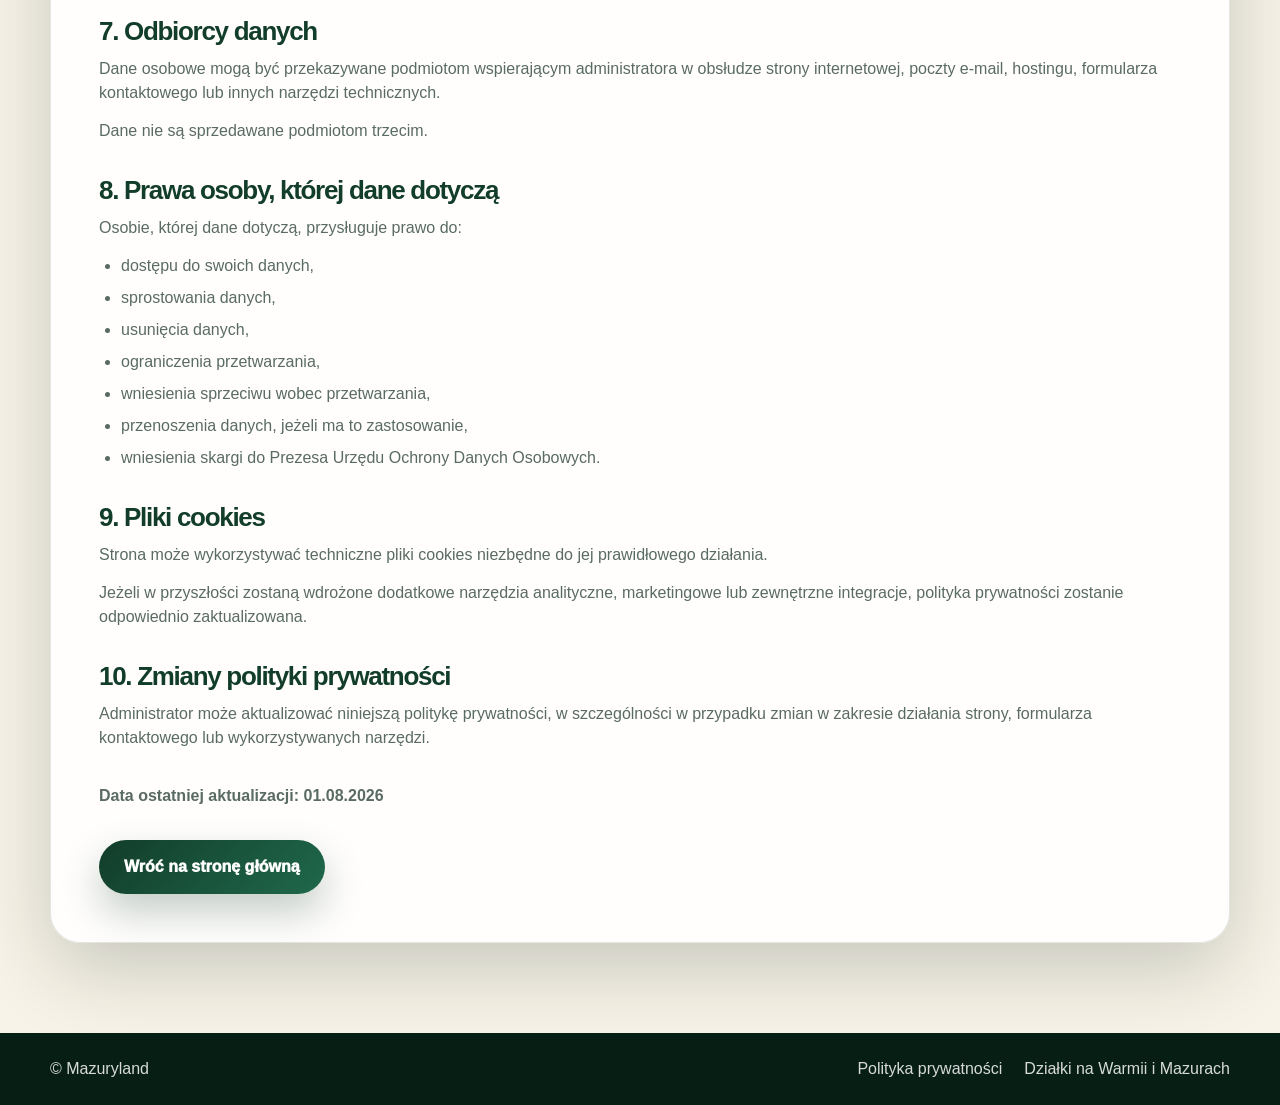
<file: polityka-prywatnosci.html>
<!DOCTYPE html>
<html lang="pl">
<head>
  <meta charset="UTF-8" />
  <meta name="viewport" content="width=device-width, initial-scale=1.0" />

  <title>Polityka prywatności — Mazuryland</title>
  <meta
    name="description"
    content="Polityka prywatności strony Mazuryland."
  />

  <link rel="stylesheet" href="style.css?v=20260801-1" />
  <link rel="icon" href="images/logo.png" type="image/png" />
</head>
<body>

  <header class="header">
    <div class="container header-inner">
      <a href="index.html" class="logo" aria-label="Mazuryland">
        <span class="logo-icon">
          <img src="images/logo.png" alt="Mazuryland" class="logo-img" width="35" height="35" />
        </span>
        <span class="logo-text">Mazuryland</span>
      </a>

      <nav class="nav" aria-label="Menu główne">
        <a href="index.html#oferta">Oferta</a>
        <a href="index.html#kontakt">Kontakt</a>
      </nav>
    </div>
  </header>

  <main class="policy-page">
    <section class="policy-hero">
      <div class="container">
        <p class="eyebrow">Mazuryland</p>
        <h1>Polityka prywatności</h1>
        <p>
          Poniżej znajdują się informacje dotyczące przetwarzania danych osobowych
          w związku z korzystaniem ze strony internetowej Mazuryland oraz formularza kontaktowego.
        </p>
      </div>
    </section>

    <section class="policy-content">
      <div class="container policy-box">

        <h2>1. Administrator danych</h2>
        <p>
          Administratorem danych osobowych przekazywanych za pośrednictwem strony internetowej Mazuryland jest:
        </p>

        <p>
          <strong>Usługi finansowe Łukasz Pańczyszyn</strong><br />
          ul. Nadstawna 7/23<br />
          23-400 Biłgoraj<br />
          NIP: 918-182-28-50<br />
          REGON: 060591603
        </p>

        <p>
          Kontakt w sprawach dotyczących danych osobowych:
          <a href="mailto:lukasz.mazuryland@gmail.com"><strong>lukasz.mazuryland@gmail.com</strong></a>
        </p>

        <h2>2. Zakres przetwarzanych danych</h2>
        <p>
          Za pośrednictwem formularza kontaktowego na stronie mogą być przetwarzane dane podane dobrowolnie przez użytkownika,
          w szczególności:
        </p>

        <ul>
          <li>adres e-mail,</li>
          <li>treść wiadomości.</li>
        </ul>

        <h2>3. Cel przetwarzania danych</h2>
        <p>
          Dane osobowe są przetwarzane w celu:
        </p>

        <ul>
          <li>obsługi zapytania przesłanego przez formularz kontaktowy,</li>
          <li>kontaktu zwrotnego z osobą zainteresowaną ofertą,</li>
          <li>umówienia spotkania,</li>
          <li>przygotowania odpowiedzi lub propozycji dotyczącej działki,</li>
          <li>ewentualnego ustalenia, dochodzenia lub obrony przed roszczeniami.</li>
        </ul>

        <h2>4. Podstawa prawna przetwarzania</h2>
        <p>
          Dane osobowe są przetwarzane na podstawie:
        </p>

        <ul>
          <li>
            art. 6 ust. 1 lit. f RODO — prawnie uzasadnionego interesu administratora,
            polegającego na obsłudze zapytań i prowadzeniu korespondencji,
          </li>
          <li>
            art. 6 ust. 1 lit. b RODO — jeżeli kontakt zmierza do podjęcia działań przed zawarciem umowy
            lub realizacji umowy,
          </li>
          <li>
            art. 6 ust. 1 lit. c RODO — jeżeli przetwarzanie jest wymagane przez przepisy prawa.
          </li>
        </ul>

        <h2>5. Dobrowolność podania danych</h2>
        <p>
          Podanie danych w formularzu kontaktowym jest dobrowolne, ale niezbędne do udzielenia odpowiedzi
          na przesłane zapytanie.
        </p>

        <h2>6. Czas przechowywania danych</h2>
        <p>
          Dane osobowe będą przechowywane przez czas niezbędny do obsługi zapytania i prowadzenia korespondencji,
          a następnie przez okres wymagany przepisami prawa lub do czasu przedawnienia ewentualnych roszczeń.
        </p>

        <h2>7. Odbiorcy danych</h2>
        <p>
          Dane osobowe mogą być przekazywane podmiotom wspierającym administratora w obsłudze strony internetowej,
          poczty e-mail, hostingu, formularza kontaktowego lub innych narzędzi technicznych.
        </p>

        <p>
          Dane nie są sprzedawane podmiotom trzecim.
        </p>

        <h2>8. Prawa osoby, której dane dotyczą</h2>
        <p>
          Osobie, której dane dotyczą, przysługuje prawo do:
        </p>

        <ul>
          <li>dostępu do swoich danych,</li>
          <li>sprostowania danych,</li>
          <li>usunięcia danych,</li>
          <li>ograniczenia przetwarzania,</li>
          <li>wniesienia sprzeciwu wobec przetwarzania,</li>
          <li>przenoszenia danych, jeżeli ma to zastosowanie,</li>
          <li>wniesienia skargi do Prezesa Urzędu Ochrony Danych Osobowych.</li>
        </ul>

        <h2>9. Pliki cookies</h2>
        <p>
          Strona może wykorzystywać techniczne pliki cookies niezbędne do jej prawidłowego działania.
        </p>

        <p>
          Jeżeli w przyszłości zostaną wdrożone dodatkowe narzędzia analityczne, marketingowe lub zewnętrzne integracje,
          polityka prywatności zostanie odpowiednio zaktualizowana.
        </p>

        <h2>10. Zmiany polityki prywatności</h2>
        <p>
          Administrator może aktualizować niniejszą politykę prywatności, w szczególności w przypadku zmian
          w zakresie działania strony, formularza kontaktowego lub wykorzystywanych narzędzi.
        </p>

        <p class="policy-date">
          Data ostatniej aktualizacji: 01.08.2026
        </p>

        <a href="index.html" class="btn btn-primary policy-back">Wróć na stronę główną</a>

      </div>
    </section>
  </main>

  <footer class="footer">
    <div class="container footer-inner">
      <p>© Mazuryland</p>

      <div class="footer-links">
        <a href="polityka-prywatnosci.html">Polityka prywatności</a>
        <p>Działki na Warmii i Mazurach</p>
      </div>
    </div>
  </footer>

</body>
</html>
</file>
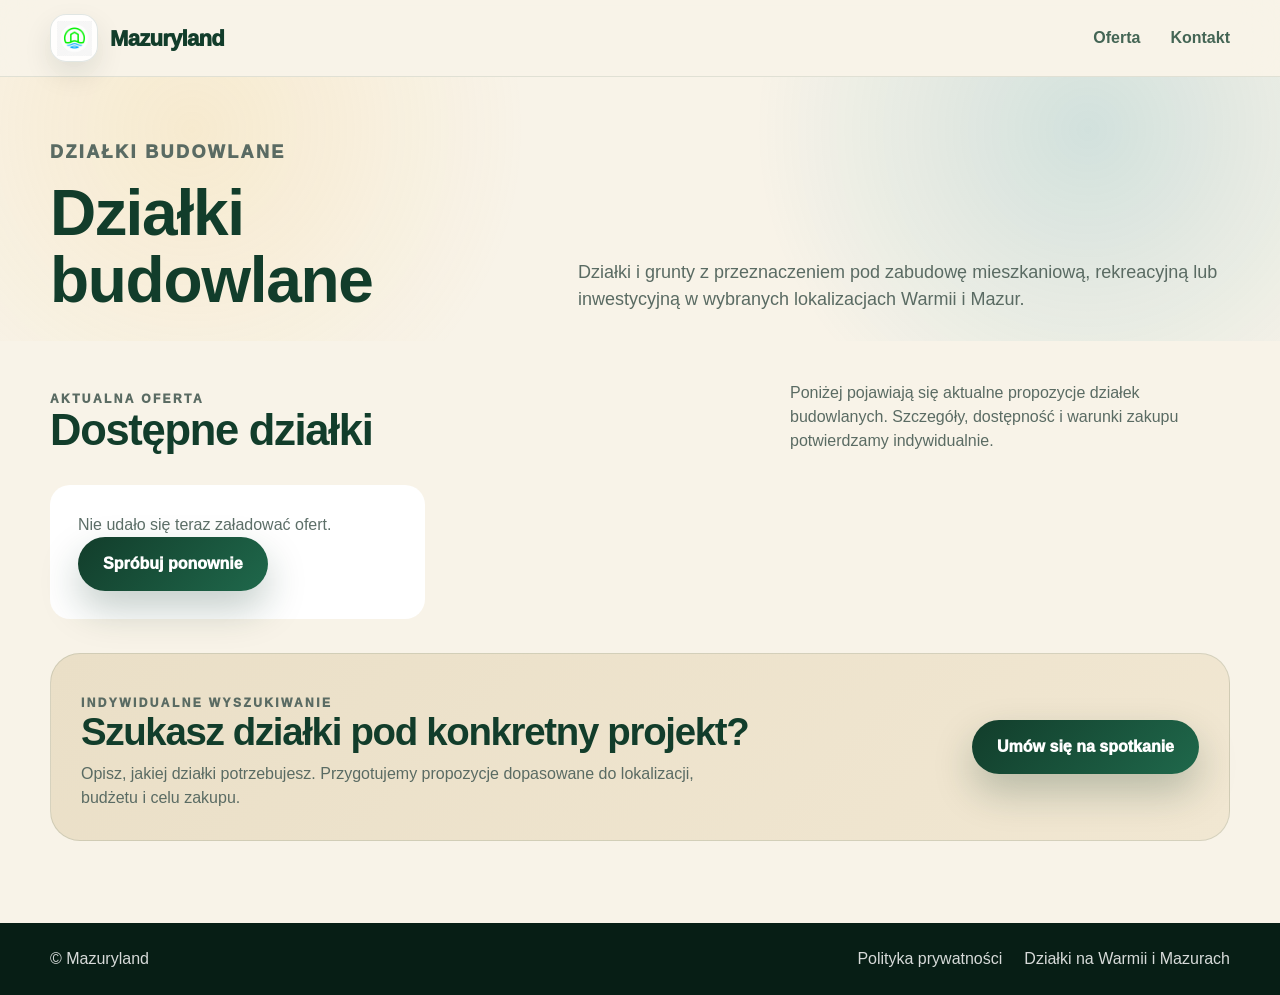
<file: tereny-pod-zabudowe.html>
<!DOCTYPE html>
<html lang="pl">
<head>
  <meta charset="UTF-8" />
  <meta name="viewport" content="width=device-width, initial-scale=1.0" />

  <title>Działki budowlane — Mazuryland</title>
  <meta
    name="description"
    content="Działki budowlane na Warmii i Mazurach — oferta Mazuryland."
  />

  <link rel="stylesheet" href="style.css?v=20260801-1" />
  <link rel="icon" href="images/logo.png" type="image/png" />
</head>
<body>

  <header class="header">
    <div class="container header-inner">
      <a href="index.html" class="logo" aria-label="Mazuryland">
        <span class="logo-icon">
          <img src="images/logo.png" alt="Mazuryland" class="logo-img" width="35" height="35" />
        </span>
        <span class="logo-text">Mazuryland</span>
      </a>

      <nav class="nav" aria-label="Menu główne">
        <a href="index.html#oferta">Oferta</a>
        <a href="index.html#kontakt">Kontakt</a>
      </nav>
    </div>
  </header>

  <main class="category-page">

    <section class="category-hero">
      <div class="container category-hero-inner">
        <div>
          <p class="eyebrow">Działki budowlane</p>
          <h1>Działki budowlane</h1>
        </div>

        <p>
          Działki i grunty z przeznaczeniem pod zabudowę mieszkaniową,
          rekreacyjną lub inwestycyjną w wybranych lokalizacjach Warmii i Mazur.
        </p>
      </div>
    </section>

    <section class="category-section">
      <div class="container">

        <div class="category-top">
          <div>
            <p class="eyebrow">Aktualna oferta</p>
            <h2>Dostępne działki</h2>
          </div>

          <p>
            Poniżej pojawiają się aktualne propozycje działek budowlanych.
            Szczegóły, dostępność i warunki zakupu potwierdzamy indywidualnie.
          </p>
        </div>

        <div id="offers-list" data-category="Działki budowlane"></div>

        <div class="category-cta">
          <div>
            <p class="eyebrow">Indywidualne wyszukiwanie</p>
            <h2>Szukasz działki pod konkretny projekt?</h2>
            <p>
              Opisz, jakiej działki potrzebujesz. Przygotujemy propozycje dopasowane
              do lokalizacji, budżetu i celu zakupu.
            </p>
          </div>

          <a href="index.html#kontakt" class="btn btn-primary">Umów się na spotkanie</a>
        </div>

      </div>
    </section>

  </main>

  <footer class="footer">
    <div class="container footer-inner">
      <p>© Mazuryland</p>

      <div class="footer-links">
        <a href="polityka-prywatnosci.html">Polityka prywatności</a>
        <p>Działki na Warmii i Mazurach</p>
      </div>
    </div>
  </footer>

  <script src="offers.js?v=20260801-1"></script>
</body>
</html>
</file>
<file: style.css>
:root {
  --green: #123d2b;
  --green-light: #1f684b;
  --deep-green: #071e15;
  --cream: #f8f3e8;
  --sand: #eadfc7;
  --gold: #d2a447;
  --lake: #1688a6;
  --lake-dark: #0b526b;
  --lake-soft: #d9eef3;
  --sun: #f2c35f;
  --text: #102018;
  --muted: #5a6b63;
  --white: #ffffff;
  --border: rgba(18, 61, 43, 0.16);
  --shadow: 0 26px 80px rgba(7, 30, 21, 0.2);
  --shadow-soft: 0 18px 46px rgba(7, 30, 21, 0.13);
  --radius: 30px;
}

* {
  margin: 0;
  padding: 0;
  box-sizing: border-box;
}

html {
  scroll-behavior: smooth;
}

body {
  font-family: Arial, sans-serif;
  background: var(--cream);
  color: var(--text);
  line-height: 1.5;
}

a {
  color: inherit;
  text-decoration: none;
}

button,
input,
textarea {
  font: inherit;
}

.container {
  width: min(1180px, calc(100% - 40px));
  margin: 0 auto;
}

/* HEADER */

.header {
  position: sticky;
  top: 0;
  z-index: 50;
  background: rgba(248, 243, 232, 0.88);
  backdrop-filter: blur(20px);
  border-bottom: 1px solid rgba(18, 61, 43, 0.1);
}

.header-inner {
  min-height: 76px;
  display: flex;
  align-items: center;
  justify-content: space-between;
}

.logo {
  display: inline-flex;
  align-items: center;
  gap: 12px;
}

.logo-icon {
  width: 48px;
  height: 48px;
  border-radius: 16px;
  background: rgba(255, 255, 255, 0.9);
  border: 1px solid rgba(18, 61, 43, 0.12);
  box-shadow: 0 12px 28px rgba(7, 30, 21, 0.1);
  display: grid;
  place-items: center;
  overflow: hidden;
}

.logo-img {
  display: block;
  max-width: 35px;
  max-height: 35px;
  width: auto;
  height: auto;
  object-fit: contain;
}

.logo-text {
  color: var(--green);
  font-size: 22px;
  font-weight: 950;
  letter-spacing: -0.7px;
}

.nav {
  display: flex;
  align-items: center;
  gap: 30px;
  color: var(--green);
  font-weight: 900;
}

.nav a {
  opacity: 0.78;
  transition: 0.22s ease;
}

.nav a:hover {
  opacity: 1;
  color: var(--lake-dark);
}

.eyebrow {
  color: var(--gold);
  text-transform: uppercase;
  letter-spacing: 2.4px;
  font-size: 12px;
  font-weight: 950;
}

h1,
h2,
h3 {
  color: var(--green);
  line-height: 1.04;
  letter-spacing: -1.3px;
}

.btn {
  min-height: 54px;
  padding: 0 25px;
  border-radius: 999px;
  border: none;
  display: inline-flex;
  align-items: center;
  justify-content: center;
  font-weight: 950;
  cursor: pointer;
  transition: 0.24s ease;
}

.btn-primary {
  background: linear-gradient(135deg, var(--green), var(--green-light));
  color: var(--white);
  box-shadow: 0 18px 38px rgba(18, 61, 43, 0.25);
}

.btn-primary:hover {
  transform: translateY(-3px);
  box-shadow: 0 22px 46px rgba(18, 61, 43, 0.32);
}

.btn-outline {
  background: rgba(255, 255, 255, 0.82);
  color: var(--green);
  border: 1px solid rgba(18, 61, 43, 0.14);
  backdrop-filter: blur(12px);
}

.btn-outline:hover {
  transform: translateY(-3px);
  box-shadow: var(--shadow-soft);
}

/* OFFER FIRST */

.offer-section {
  position: relative;
  padding: 78px 0 90px;
  overflow: hidden;
  background:
    linear-gradient(180deg, rgba(248, 243, 232, 0.92), rgba(248, 243, 232, 0.64)),
    radial-gradient(circle at 18% 12%, rgba(242, 195, 95, 0.34), transparent 24%),
    radial-gradient(circle at 86% 12%, rgba(22, 136, 166, 0.34), transparent 29%),
    linear-gradient(135deg, #f8f3e8 0%, #e6f3ef 46%, #e8f5f8 100%);
}

.offer-landing {
  min-height: calc(100vh - 76px);
  display: flex;
  align-items: center;
}

.offer-inner {
  position: relative;
  z-index: 2;
}

.offer-ambient {
  position: absolute;
  border-radius: 999px;
  filter: blur(2px);
  pointer-events: none;
}

.offer-ambient-one {
  width: 360px;
  height: 360px;
  right: -90px;
  top: 60px;
  background: radial-gradient(circle, rgba(22, 136, 166, 0.26), transparent 66%);
}

.offer-ambient-two {
  width: 300px;
  height: 300px;
  left: -70px;
  bottom: 50px;
  background: radial-gradient(circle, rgba(31, 104, 75, 0.21), transparent 68%);
}

.offer-waterline {
  position: absolute;
  left: -8%;
  right: -8%;
  bottom: -70px;
  height: 190px;
  background:
    linear-gradient(90deg, rgba(22, 136, 166, 0.12), rgba(31, 104, 75, 0.14), rgba(210, 164, 71, 0.09));
  border-radius: 50% 50% 0 0;
  transform: rotate(-1.5deg);
  pointer-events: none;
}

.section-title {
  margin-bottom: 28px;
}

.offer-title .eyebrow {
  display: inline-flex;
  padding: 12px 18px;
  border-radius: 999px;
  background: rgba(255, 255, 255, 0.72);
  color: var(--green);
  border: 1px solid rgba(18, 61, 43, 0.12);
  box-shadow: 0 12px 28px rgba(7, 30, 21, 0.08);
}

/* TILES */

.tiles-grid {
  display: grid;
  grid-template-columns: repeat(3, 1fr);
  gap: 18px;
}

.tile {
  min-height: 252px;
  padding: 26px;
  border-radius: 31px;
  border: 1px solid rgba(255, 255, 255, 0.4);
  display: flex;
  flex-direction: column;
  justify-content: space-between;
  transition: 0.28s ease;
  position: relative;
  overflow: hidden;
  background-size: cover;
  background-position: center;
  color: var(--white);
  box-shadow: 0 22px 54px rgba(7, 30, 21, 0.16);
  isolation: isolate;
}

.tile::before {
  content: "";
  position: absolute;
  inset: 0;
  background:
    linear-gradient(
      180deg,
      rgba(5, 20, 14, 0.00) 0%,
      rgba(5, 20, 14, 0.12) 38%,
      rgba(5, 20, 14, 0.64) 100%
    );
  z-index: 1;
  transition: 0.28s ease;
}


.tile::after {
  content: "";
  position: absolute;
  right: -54px;
  bottom: -58px;
  width: 190px;
  height: 190px;
  border-radius: 50%;
  background:
    radial-gradient(circle, rgba(22, 136, 166, 0.22), rgba(255, 255, 255, 0.08) 60%, transparent 68%);
  z-index: 2;
  transition: 0.28s ease;
}

.tile:hover {
  transform: translateY(-8px) scale(1.01);
  box-shadow: 0 34px 86px rgba(7, 30, 21, 0.25);
}

.tile:hover::before {
  background:
    linear-gradient(
      180deg,
      rgba(5, 20, 14, 0.00) 0%,
      rgba(5, 20, 14, 0.08) 36%,
      rgba(5, 20, 14, 0.56) 100%
    );
}


.tile:hover::after {
  transform: scale(1.2);
}

.tile-number {
  color: rgba(255, 255, 255, 0.84);
  font-weight: 950;
  font-size: 13px;
  letter-spacing: 1px;
  position: relative;
  z-index: 3;
}

.tile h3 {
  max-width: 330px;
  font-size: clamp(24px, 2.25vw, 33px);
  position: relative;
  z-index: 3;
  color: var(--white);
  font-weight: 950;
 text-shadow: 0 8px 28px rgba(0, 0, 0, 0.55);
}

.tile-budowlane {
  background-image: url("images/budowlane.jpg");
}

.tile-rolne {
  background-image: url("images/rolne.jpg");
}

.tile-osady {
  background-image: url("images/osady.jpg");
}

.tile-linia {
  background-image: url("images/linia-brzegowa.jpg");
}

.tile-inwestycyjne {
  background-image: url("images/inwestycyjne.jpg");
}

.tile-arealy {
  background-image: url("images/arealy.jpg");
}

/* HERO / BRAND SECTION */

.hero {
  position: relative;
  min-height: 760px;
  display: flex;
  align-items: center;
  padding: 86px 0;
  overflow: hidden;
  background:
    radial-gradient(circle at 15% 18%, rgba(242, 195, 95, 0.34), transparent 28%),
    radial-gradient(circle at 82% 22%, rgba(22, 136, 166, 0.32), transparent 34%),
    linear-gradient(135deg, #f8f3e8 0%, #e3f2ec 45%, #d9eef3 100%);
}

.hero::before {
  content: "";
  position: absolute;
  inset: 0;
  background:
    radial-gradient(circle at 12% 16%, rgba(242, 195, 95, 0.24), transparent 28%),
    radial-gradient(circle at 78% 20%, rgba(22, 136, 166, 0.28), transparent 34%),
    linear-gradient(180deg, transparent 0%, rgba(18, 61, 43, 0.08) 100%);
  pointer-events: none;
}

.hero-inner {
  position: relative;
  z-index: 2;
  display: grid;
  grid-template-columns: 0.93fr 1.07fr;
  align-items: center;
  gap: 62px;
}

.hero h1 {
  margin-top: 14px;
  font-size: clamp(48px, 6vw, 78px);
  max-width: 760px;
}

.hero-text {
  margin-top: 24px;
  max-width: 620px;
  font-size: 20px;
  color: var(--muted);
}

.hero-buttons {
  margin-top: 34px;
  display: flex;
  gap: 14px;
  flex-wrap: wrap;
}

.hero-photo {
  position: relative;
  min-height: 520px;
  border-radius: 42px;
  overflow: hidden;
  background:
    linear-gradient(180deg, rgba(7, 30, 21, 0.04), rgba(7, 30, 21, 0.42)),
    url("images/hero.jpg");
  background-size: cover;
  background-position: center;
  box-shadow: 0 34px 90px rgba(7, 30, 21, 0.25);
  border: 1px solid rgba(255, 255, 255, 0.74);
}

.hero-photo::before {
  content: "";
  position: absolute;
  inset: 24px;
  border: 1px solid rgba(255, 255, 255, 0.54);
  border-radius: 31px;
  z-index: 1;
  pointer-events: none;
}

.hero-photo-badge {
  position: absolute;
  left: 34px;
  bottom: 34px;
  right: 34px;
  min-height: 92px;
  padding: 22px 26px;
  border-radius: 26px;
  background: rgba(255, 255, 255, 0.84);
  backdrop-filter: blur(20px);
  border: 1px solid rgba(255, 255, 255, 0.74);
  box-shadow: 0 16px 38px rgba(0, 0, 0, 0.11);
  z-index: 2;
}

.hero-photo-badge span {
  display: block;
  font-size: 27px;
  font-weight: 950;
  letter-spacing: 1px;
  color: var(--green);
}

.hero-photo-badge p {
  margin-top: 6px;
  color: var(--muted);
  font-weight: 900;
}

/* CATEGORY PAGES */

.category-page {
  background: var(--cream);
}

.category-hero {
  padding: 62px 0 28px;
  background:
    radial-gradient(circle at 15% 20%, rgba(242, 195, 95, 0.18), transparent 30%),
    radial-gradient(circle at 85% 20%, rgba(22, 136, 166, 0.17), transparent 30%),
    var(--cream);
}

.category-hero-inner {
  display: grid;
  grid-template-columns: 0.85fr 1.15fr;
  gap: 46px;
  align-items: end;
}

.category-hero h1 {
  margin-top: 14px;
  font-size: clamp(42px, 5vw, 68px);
}

.category-hero p {
  color: var(--muted);
  font-size: 18px;
}

.category-section {
  padding: 40px 0 82px;
}

.category-top {
  margin-bottom: 26px;
  display: flex;
  justify-content: space-between;
  gap: 28px;
  align-items: end;
}

.category-top h2 {
  font-size: clamp(32px, 3.4vw, 48px);
}

.category-top p {
  max-width: 440px;
  color: var(--muted);
}

.plots-grid {
  display: grid;
  grid-template-columns: repeat(3, 1fr);
  gap: 18px;
}

.plot-card {
  background: rgba(255, 255, 255, 0.91);
  border: 1px solid rgba(18, 61, 43, 0.12);
  border-radius: var(--radius);
  overflow: hidden;
  box-shadow: var(--shadow-soft);
  transition: 0.25s ease;
}

.plot-card:hover {
  transform: translateY(-5px);
  box-shadow: var(--shadow);
}

.plot-image {
  position: relative;
  min-height: 218px;
  background:
    linear-gradient(135deg, rgba(18, 61, 43, 0.28), rgba(210, 164, 71, 0.16)),
    url("images/hero.jpg");
  background-size: cover;
  background-position: center;
}

.plot-image::before {
  content: "";
  position: absolute;
  inset: 0;
  background:
    linear-gradient(
      180deg,
      rgba(7, 30, 21, 0.04),
      rgba(7, 30, 21, 0.46)
    );
}

.plot-status {
  position: absolute;
  left: 18px;
  top: 18px;
  z-index: 2;
  padding: 8px 12px;
  border-radius: 999px;
  background: rgba(255, 255, 255, 0.9);
  color: var(--green);
  font-size: 12px;
  font-weight: 950;
  letter-spacing: 0.4px;
  text-transform: uppercase;
  backdrop-filter: blur(12px);
}

.plot-content {
  padding: 24px;
}

.plot-content h3 {
  font-size: 25px;
  margin-bottom: 12px;
}

.plot-meta {
  display: grid;
  gap: 8px;
  margin-bottom: 16px;
  color: var(--muted);
  font-weight: 700;
}

.plot-meta span strong {
  color: var(--green);
}

.plot-description {
  color: var(--muted);
  margin-bottom: 22px;
}

.plot-card .btn {
  min-height: 48px;
  padding: 0 20px;
}

.plot-empty {
  border-style: dashed;
  background: rgba(248, 243, 232, 0.78);
}

.category-cta {
  margin-top: 34px;
  padding: 30px;
  border-radius: var(--radius);
  background: linear-gradient(135deg, var(--sand), #f1e7d2);
  border: 1px solid rgba(18, 61, 43, 0.12);
  display: flex;
  align-items: center;
  justify-content: space-between;
  gap: 28px;
}

.category-cta h2 {
  font-size: clamp(28px, 3vw, 42px);
}

.category-cta p {
  margin-top: 10px;
  color: var(--muted);
  max-width: 620px;
}

/* PROPERTY DETAIL PAGES */

.property-page {
  background: var(--cream);
}

.property-hero {
  padding: 58px 0 30px;
  background:
    radial-gradient(circle at 15% 20%, rgba(242, 195, 95, 0.16), transparent 30%),
    radial-gradient(circle at 85% 20%, rgba(22, 136, 166, 0.16), transparent 30%),
    var(--cream);
}

.property-hero-inner {
  display: grid;
  grid-template-columns: 0.92fr 1.08fr;
  gap: 48px;
  align-items: end;
}

.property-hero h1 {
  margin-top: 14px;
  font-size: clamp(42px, 5vw, 66px);
}

.property-hero p {
  color: var(--muted);
  font-size: 18px;
  max-width: 660px;
}

.property-main {
  padding: 34px 0 86px;
}

.property-detail-layout {
  display: grid;
  grid-template-columns: 1fr 0.95fr;
  gap: 34px;
  align-items: start;
}

.property-main-photo {
  min-height: 470px;
  border-radius: 34px;
  background-size: cover;
  background-position: center;
  box-shadow: var(--shadow);
  border: 1px solid rgba(255, 255, 255, 0.7);
}

.property-thumbs {
  margin-top: 14px;
  display: grid;
  grid-template-columns: repeat(4, 1fr);
  gap: 10px;
}

.property-thumb {
  min-height: 108px;
  border-radius: 18px;
  background-size: cover;
  background-position: center;
  border: 1px solid rgba(255, 255, 255, 0.64);
  box-shadow: 0 10px 24px rgba(7, 30, 21, 0.1);
}

.property-info-panel {
  background: rgba(255, 255, 255, 0.92);
  border: 1px solid rgba(18, 61, 43, 0.12);
  border-radius: var(--radius);
  box-shadow: var(--shadow-soft);
  padding: 34px;
}

.property-info-panel h2 {
  font-size: clamp(30px, 3vw, 44px);
  margin-bottom: 20px;
}

.property-points {
  display: grid;
  gap: 13px;
  list-style: none;
}

.property-points li {
  position: relative;
  padding-left: 34px;
  color: var(--muted);
  font-size: 17px;
  font-weight: 700;
}

.property-points li::before {
  content: "✓";
  position: absolute;
  left: 0;
  top: -1px;
  width: 22px;
  height: 22px;
  border-radius: 7px;
  background: rgba(22, 136, 166, 0.18);
  color: var(--green);
  display: grid;
  place-items: center;
  font-weight: 950;
  font-size: 14px;
}

.property-note {
  margin-top: 24px;
  padding: 18px;
  border-radius: 18px;
  background: var(--cream);
  border: 1px solid rgba(18, 61, 43, 0.1);
  color: var(--muted);
  font-weight: 700;
}

.property-cta {
  margin-top: 34px;
  padding: 30px;
  border-radius: var(--radius);
  background: linear-gradient(135deg, var(--sand), #f1e7d2);
  border: 1px solid rgba(18, 61, 43, 0.12);
  display: flex;
  align-items: center;
  justify-content: space-between;
  gap: 28px;
}

.property-cta h2 {
  font-size: clamp(28px, 3vw, 42px);
}

.property-cta p {
  margin-top: 10px;
  color: var(--muted);
  max-width: 620px;
}

/* CONTACT */

.contact-section {
  position: relative;
  padding: 94px 0;
  overflow: hidden;
  background:
    linear-gradient(90deg, rgba(248, 243, 232, 0.92) 0%, rgba(248, 243, 232, 0.78) 48%, rgba(248, 243, 232, 0.62) 100%),
    url("images/hero.jpg");
  background-size: cover;
  background-position: center;
}

.contact-shade {
  position: absolute;
  inset: 0;
  background:
    radial-gradient(circle at 17% 25%, rgba(242, 195, 95, 0.22), transparent 28%),
    radial-gradient(circle at 84% 26%, rgba(22, 136, 166, 0.23), transparent 30%);
  pointer-events: none;
}

.contact-box {
  position: relative;
  z-index: 2;
  display: grid;
  grid-template-columns: 0.82fr 1.18fr;
  gap: 42px;
  align-items: center;
}

.contact-heading h2 {
  font-size: clamp(36px, 4.3vw, 58px);
}

.contact-heading p {
  margin-top: 14px;
  font-size: 22px;
  color: var(--green);
  font-weight: 950;
}

.contact-form {
  background: rgba(255, 255, 255, 0.9);
  backdrop-filter: blur(16px);
  padding: 30px;
  border-radius: 30px;
  border: 1px solid rgba(255, 255, 255, 0.76);
  box-shadow: 0 24px 70px rgba(7, 30, 21, 0.16);
  display: grid;
  gap: 14px;
}

input,
textarea {
  width: 100%;
  border: 1px solid var(--border);
  background: var(--cream);
  color: var(--text);
  border-radius: 17px;
  padding: 16px 17px;
  outline: none;
}

textarea {
  min-height: 150px;
  resize: vertical;
}

input:focus,
textarea:focus {
  border-color: var(--gold);
  box-shadow: 0 0 0 4px rgba(210, 164, 71, 0.13);
}

.contact-form .btn {
  width: fit-content;
  min-width: 150px;
}

/* FOOTER */

.footer {
  background: var(--deep-green);
  color: rgba(255, 255, 255, 0.84);
  padding: 24px 0;
}

.footer-inner {
  display: flex;
  justify-content: space-between;
  gap: 20px;
}

.footer-links {
  display: flex;
  align-items: center;
  gap: 22px;
}

.footer-links a {
  color: rgba(255, 255, 255, 0.84);
  transition: 0.2s ease;
}

.footer-links a:hover {
  color: #ffffff;
}

/* PRIVACY POLICY */

.policy-page {
  background: var(--cream);
}

.policy-hero {
  padding: 90px 0 40px;
  background:
    radial-gradient(circle at 15% 20%, rgba(242, 195, 95, 0.16), transparent 30%),
    radial-gradient(circle at 85% 20%, rgba(22, 136, 166, 0.14), transparent 30%),
    var(--cream);
}

.policy-hero h1 {
  margin-top: 14px;
  font-size: clamp(42px, 5vw, 72px);
}

.policy-hero p {
  max-width: 760px;
  margin-top: 20px;
  font-size: 19px;
  color: var(--muted);
}

.policy-content {
  padding: 40px 0 90px;
}

.policy-box {
  background: rgba(255, 255, 255, 0.9);
  border: 1px solid rgba(18, 61, 43, 0.12);
  border-radius: var(--radius);
  box-shadow: var(--shadow);
  padding: 48px;
}

.policy-box h2 {
  margin-top: 34px;
  margin-bottom: 12px;
  font-size: 26px;
}

.policy-box h2:first-child {
  margin-top: 0;
}

.policy-box p {
  color: var(--muted);
  margin-bottom: 14px;
}

.policy-box strong {
  color: var(--green);
}

.policy-box ul {
  margin: 10px 0 22px 22px;
  color: var(--muted);
}

.policy-box li {
  margin-bottom: 8px;
}

.policy-date {
  margin-top: 34px;
  font-weight: 800;
}

.policy-back {
  margin-top: 18px;
}

/* RESPONSIVE */

@media (max-width: 980px) {
  .offer-landing,
  .hero {
    min-height: auto;
  }

  .hero-inner,
  .contact-box,
  .category-hero-inner,
  .property-hero-inner,
  .property-detail-layout {
    grid-template-columns: 1fr;
  }

  .hero-photo {
    min-height: 420px;
  }

  .tiles-grid,
  .plots-grid {
    grid-template-columns: repeat(2, 1fr);
  }

  .category-top,
  .category-cta,
  .property-cta {
    display: block;
  }

  .category-cta .btn,
  .property-cta .btn {
    margin-top: 22px;
  }
}

@media (max-width: 680px) {
  .container {
    width: min(100% - 28px, 1180px);
  }

  .header-inner {
    min-height: 68px;
  }

  .logo-text {
    font-size: 19px;
  }

  .nav {
    display: none;
  }

  .offer-section,
  .hero,
  .contact-section {
    padding: 56px 0;
  }

  .hero h1 {
    font-size: 42px;
  }

  .hero-text {
    font-size: 18px;
  }

  .tiles-grid,
  .plots-grid {
    grid-template-columns: 1fr;
  }

  .tile {
    min-height: 198px;
  }

  .footer-inner {
    flex-direction: column;
  }

  .footer-links {
    flex-direction: column;
    align-items: flex-start;
    gap: 8px;
  }

  .policy-hero,
  .category-hero,
  .property-hero {
    padding: 56px 0 28px;
  }

  .policy-content,
  .category-section,
  .property-main {
    padding: 28px 0 56px;
  }

  .policy-box {
    padding: 26px;
  }

  .policy-box h2 {
    font-size: 22px;
  }

  .plot-image {
    min-height: 190px;
  }

  .property-main-photo {
    min-height: 320px;
  }

  .property-thumbs {
    grid-template-columns: repeat(2, 1fr);
  }
}

/* AUTOMATYCZNE OFERTY Z ARKUSZA */

#offers-list {
  display: grid;
  grid-template-columns: repeat(3, minmax(0, 1fr));
  gap: 28px;
  margin-top: 32px;
}

.auto-offer-card {
  background: #ffffff;
  border-radius: 26px;
  overflow: hidden;
  box-shadow: 0 18px 50px rgba(31, 54, 45, 0.12);
  border: 1px solid rgba(31, 54, 45, 0.08);
}

.auto-offer-image {
  display: block;
  height: 230px;
  overflow: hidden;
  background: #d9eef3;
}

.auto-offer-image img {
  width: 100%;
  height: 100%;
  object-fit: cover;
  display: block;
  transition: transform 0.35s ease;
}

.auto-offer-card:hover .auto-offer-image img {
  transform: scale(1.06);
}

.auto-offer-content {
  padding: 24px;
}

.auto-offer-top {
  display: flex;
  justify-content: space-between;
  gap: 12px;
  margin-bottom: 14px;
  font-size: 13px;
  color: #547066;
}

.auto-offer-top strong {
  color: #1f6f55;
}

.auto-offer-content h3 {
  margin: 0 0 10px;
  font-size: 24px;
  line-height: 1.15;
  color: #19382d;
}

.auto-offer-location {
  margin: 0 0 16px;
  color: #5d6f68;
}

.auto-offer-details {
  display: flex;
  flex-wrap: wrap;
  gap: 10px;
  margin-bottom: 22px;
}

.auto-offer-details span {
  padding: 8px 12px;
  border-radius: 999px;
  background: #edf5ef;
  color: #21483a;
  font-size: 14px;
}

.auto-offer-link {
  display: inline-flex;
  align-items: center;
  justify-content: center;
  min-height: 46px;
  padding: 0 18px;
  border-radius: 999px;
  background: #1f6f55;
  color: #ffffff;
  text-decoration: none;
  font-weight: 800;
}

.auto-offer-empty {
  padding: 28px;
  background: #ffffff;
  border-radius: 20px;
  color: #5d6f68;
}

/* STRONA SZCZEGÓŁÓW OFERTY AUTOMATYCZNEJ */

.offer-detail-section {
  padding: 90px 0;
  background: #f7f2e8;
}

.offer-detail-grid {
  display: grid;
  grid-template-columns: 1.15fr 0.85fr;
  gap: 40px;
  align-items: start;
}

.offer-detail-photo {
  border-radius: 32px;
  overflow: hidden;
  box-shadow: 0 22px 60px rgba(31, 54, 45, 0.18);
}

.offer-detail-photo img {
  width: 100%;
  height: 620px;
  object-fit: cover;
  display: block;
}

.offer-detail-panel {
  background: #ffffff;
  border-radius: 32px;
  padding: 36px;
  box-shadow: 0 18px 50px rgba(31, 54, 45, 0.12);
}

.offer-detail-category {
  color: #1f6f55;
  font-weight: 800;
  text-transform: uppercase;
  letter-spacing: 0.08em;
  font-size: 13px;
}

.offer-detail-panel h1 {
  margin: 14px 0 22px;
  color: #19382d;
  font-size: 42px;
  line-height: 1.08;
}

.offer-detail-panel h2 {
  margin: 28px 0 14px;
  color: #19382d;
}

.offer-detail-meta,
.offer-detail-points {
  padding-left: 20px;
  color: #40554d;
}

.offer-detail-meta li,
.offer-detail-points li {
  margin-bottom: 10px;
}



/* RESPONSYWNOŚĆ AUTOMATYCZNYCH OFERT */

@media (max-width: 1100px) {
  #offers-list {
    grid-template-columns: repeat(2, minmax(0, 1fr));
  }
}

@media (max-width: 720px) {
  #offers-list {
    grid-template-columns: 1fr;
    gap: 20px;
  }

  .auto-offer-image {
    height: 220px;
  }

  .auto-offer-content {
    padding: 22px;
  }

  .auto-offer-content h3 {
    font-size: 22px;
  }
}

/* KONTAKT — finalna, czysta wersja */

.contact-section {
  position: relative;
  isolation: isolate;
  overflow: hidden;
  background: url("images/hero.jpg") center / cover no-repeat;
}

.contact-section::before {
  content: "";
  position: absolute;
  inset: 0;
  z-index: 0;
  background: linear-gradient(
    90deg,
    rgba(248, 243, 232, 0.50) 0%,
    rgba(248, 243, 232, 0.22) 38%,
    rgba(248, 243, 232, 0) 72%
  );
  pointer-events: none;
}

.contact-shade {
  display: none;
}

.contact-box {
  position: relative;
  z-index: 2;
}

.contact-heading {
  max-width: 570px;
  padding: 26px 30px;
  border-radius: 28px;
  background: rgba(248, 243, 232, 0.28);
  backdrop-filter: blur(2px);
}

.contact-heading h2,
.contact-heading p,
.contact-heading .eyebrow {
  text-shadow:
    0 4px 18px rgba(248, 243, 232, 0.98),
    0 2px 8px rgba(248, 243, 232, 0.90);
}

.contact-form {
  background: rgba(255, 255, 255, 0.86);
}

.contact-privacy-note {
  color: var(--muted);
  font-size: 13px;
  line-height: 1.5;
}

.contact-privacy-note a {
  color: var(--green);
  font-weight: 800;
  text-decoration: underline;
  text-underline-offset: 3px;
}

/* O MNIE — finalna, czysta wersja */

.about-section {
  position: relative;
  padding: 100px 0;
  overflow: hidden;
  background:
    radial-gradient(circle at 88% 18%, rgba(25, 132, 150, 0.28), transparent 30%),
    radial-gradient(circle at 10% 88%, rgba(218, 165, 55, 0.22), transparent 28%),
    linear-gradient(135deg, #f8f3e8 0%, #e4f1ec 48%, #cfe8ed 100%);
}

.about-section::after {
  content: "";
  position: absolute;
  top: 0;
  right: 0;
  width: 34%;
  height: 100%;
  background: linear-gradient(180deg, rgba(18, 91, 67, 0.96), rgba(20, 119, 132, 0.90));
  clip-path: polygon(28% 0, 100% 0, 100% 100%, 0 100%);
  z-index: 0;
  opacity: 0.95;
}

.about-inner {
  position: relative;
  z-index: 1;
  display: flex;
  justify-content: center;
}

.about-content {
  position: relative;
  width: 100%;
  max-width: 1050px;
  padding: 55px 65px;
  overflow: hidden;
  border: 1px solid rgba(18, 91, 67, 0.16);
  border-radius: 36px;
  background: linear-gradient(
    90deg,
    rgba(255, 255, 255, 0.96) 0%,
    rgba(255, 255, 255, 0.91) 72%,
    rgba(239, 249, 247, 0.93) 100%
  );
  box-shadow: 0 25px 70px rgba(18, 61, 43, 0.12);
}

.about-content::after {
  content: "Warmia i Mazury";
  position: absolute;
  right: 30px;
  bottom: 26px;
  color: rgba(18, 91, 67, 0.10);
  font-size: 34px;
  font-weight: 900;
  letter-spacing: 3px;
  text-transform: uppercase;
  pointer-events: none;
}

.about-content .eyebrow {
  margin-bottom: 12px;
  color: #c18b22;
  font-size: 14px;
  font-weight: 900;
  letter-spacing: 2px;
  text-transform: uppercase;
}

.about-content h2 {
  margin: 0 0 18px;
  color: #0f513b;
  font-size: 52px;
  line-height: 1.05;
}

.about-content p {
  max-width: 900px;
  margin: 0 0 20px;
  color: #344d43;
  font-size: 18px;
  line-height: 1.8;
}

.about-content p:first-of-type {
  color: #163f2e;
  font-size: 22px;
  font-weight: 700;
}

.about-content p:last-child {
  display: inline-block;
  margin-top: 10px;
  margin-bottom: 0;
  padding: 15px 22px;
  border-radius: 999px;
  background: linear-gradient(135deg, #145b43 0%, #147789 100%);
  color: #fff;
  font-size: 16px;
}

.about-content p:last-child strong {
  color: inherit;
}

/* SZCZEGÓŁY OFERTY I GALERIA */

.offer-detail-section {
  padding: 70px 0;
  overflow: hidden;
  background: #f7f2e8;
}

.offer-detail-grid {
  display: grid;
  grid-template-columns: minmax(0, 1.35fr) minmax(320px, 0.65fr);
  gap: 42px;
  align-items: start;
}

.offer-gallery {
  width: 100%;
  min-width: 0;
  overflow: hidden;
}

.offer-detail-photo {
  width: 100%;
  height: 560px;
  overflow: hidden;
  border-radius: 30px;
  background: #e9eee9;
  box-shadow: 0 22px 60px rgba(31, 54, 45, 0.18);
}

.offer-detail-photo img {
  display: block;
  width: 100%;
  height: 100%;
  max-width: 100%;
  object-fit: cover;
}

.offer-detail-panel {
  min-width: 0;
  width: 100%;
}

.offer-gallery-thumbs {
  display: grid;
  grid-template-columns: repeat(5, minmax(0, 1fr));
  gap: 10px;
  margin-top: 14px;
}

.offer-gallery-thumb {
  width: 100%;
  height: 90px;
  padding: 0;
  overflow: hidden;
  cursor: pointer;
  border: 2px solid transparent;
  border-radius: 14px;
  background: transparent;
  transition: border-color 0.2s ease, transform 0.2s ease;
}

.offer-gallery-thumb:hover {
  transform: translateY(-2px);
}

.offer-gallery-thumb.is-active {
  border-color: var(--green-light);
}

.offer-gallery-thumb img {
  display: block;
  width: 100%;
  height: 100%;
  object-fit: cover;
  transition: transform 0.2s ease;
}

.offer-gallery-thumb:hover img {
  transform: scale(1.05);
}

.image-load-failed {
  object-fit: contain !important;
  padding: 24px;
  opacity: 0.72;
}

.offer-detail-points a {
  color: var(--lake-dark);
  font-weight: 800;
  text-decoration: underline;
  text-underline-offset: 3px;
}

.auto-offer-loading {
  animation: offer-loading-pulse 1.1s ease-in-out infinite alternate;
}

@keyframes offer-loading-pulse {
  from { opacity: 0.58; }
  to { opacity: 1; }
}

@media (max-width: 950px) {
  .offer-detail-grid {
    grid-template-columns: 1fr;
  }

  .offer-detail-photo {
    height: 430px;
  }
}

@media (max-width: 768px) {
  .about-section {
    padding: 60px 0;
  }

  .about-section::after,
  .about-content::after {
    display: none;
  }

  .about-content {
    padding: 35px 24px;
    border-radius: 26px;
  }

  .about-content h2 {
    font-size: 38px;
  }

  .about-content p {
    font-size: 16px;
    line-height: 1.7;
  }

  .about-content p:first-of-type {
    font-size: 19px;
  }

  .about-content p:last-child {
    display: block;
    border-radius: 18px;
    line-height: 1.5;
  }

  .contact-heading {
    padding: 22px;
  }
}

@media (max-width: 600px) {
  .offer-detail-section {
    padding: 35px 0;
  }

  .offer-detail-photo {
    height: 300px;
    border-radius: 20px;
  }

  .offer-gallery-thumbs {
    grid-template-columns: repeat(3, minmax(0, 1fr));
  }

  .offer-gallery-thumb {
    height: 75px;
  }

  .offer-detail-panel {
    padding: 26px;
    border-radius: 24px;
  }
}

#offer-detail {
  min-height: calc(100vh - 148px);
}
</file>
